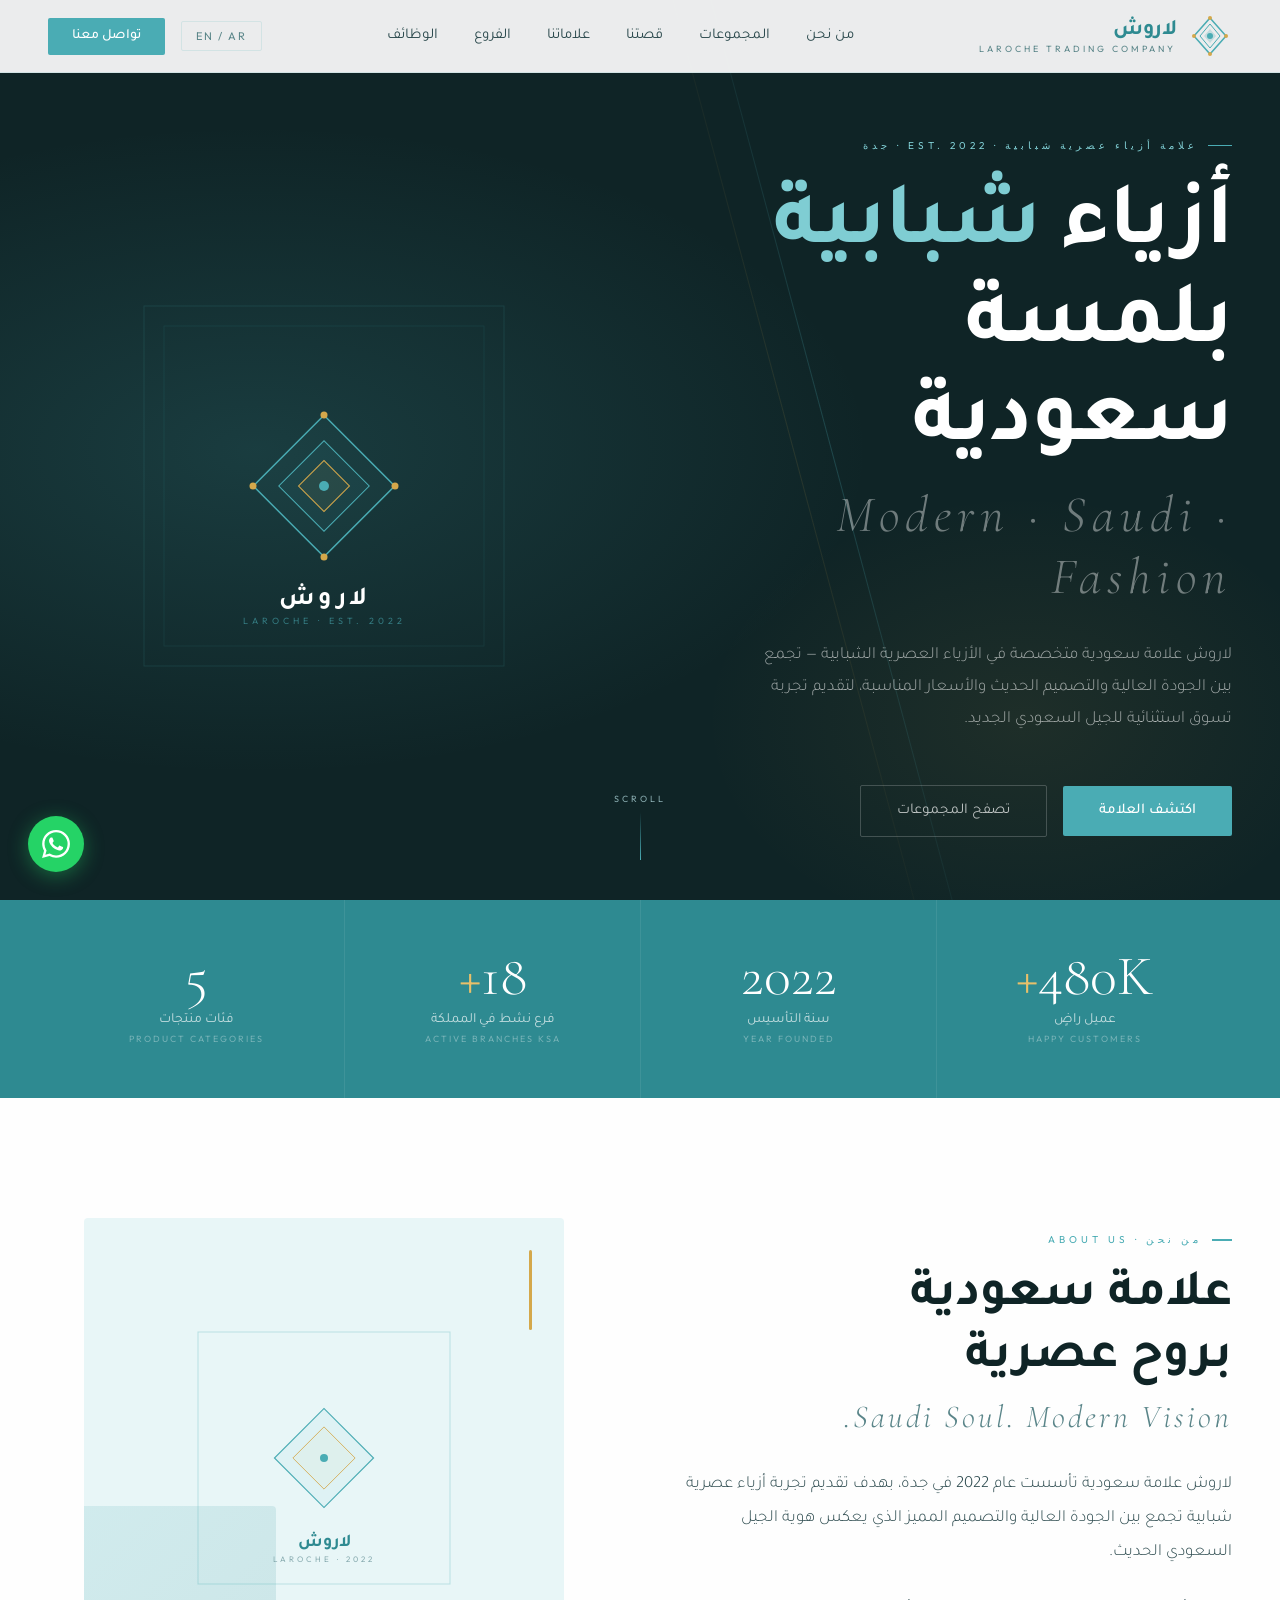
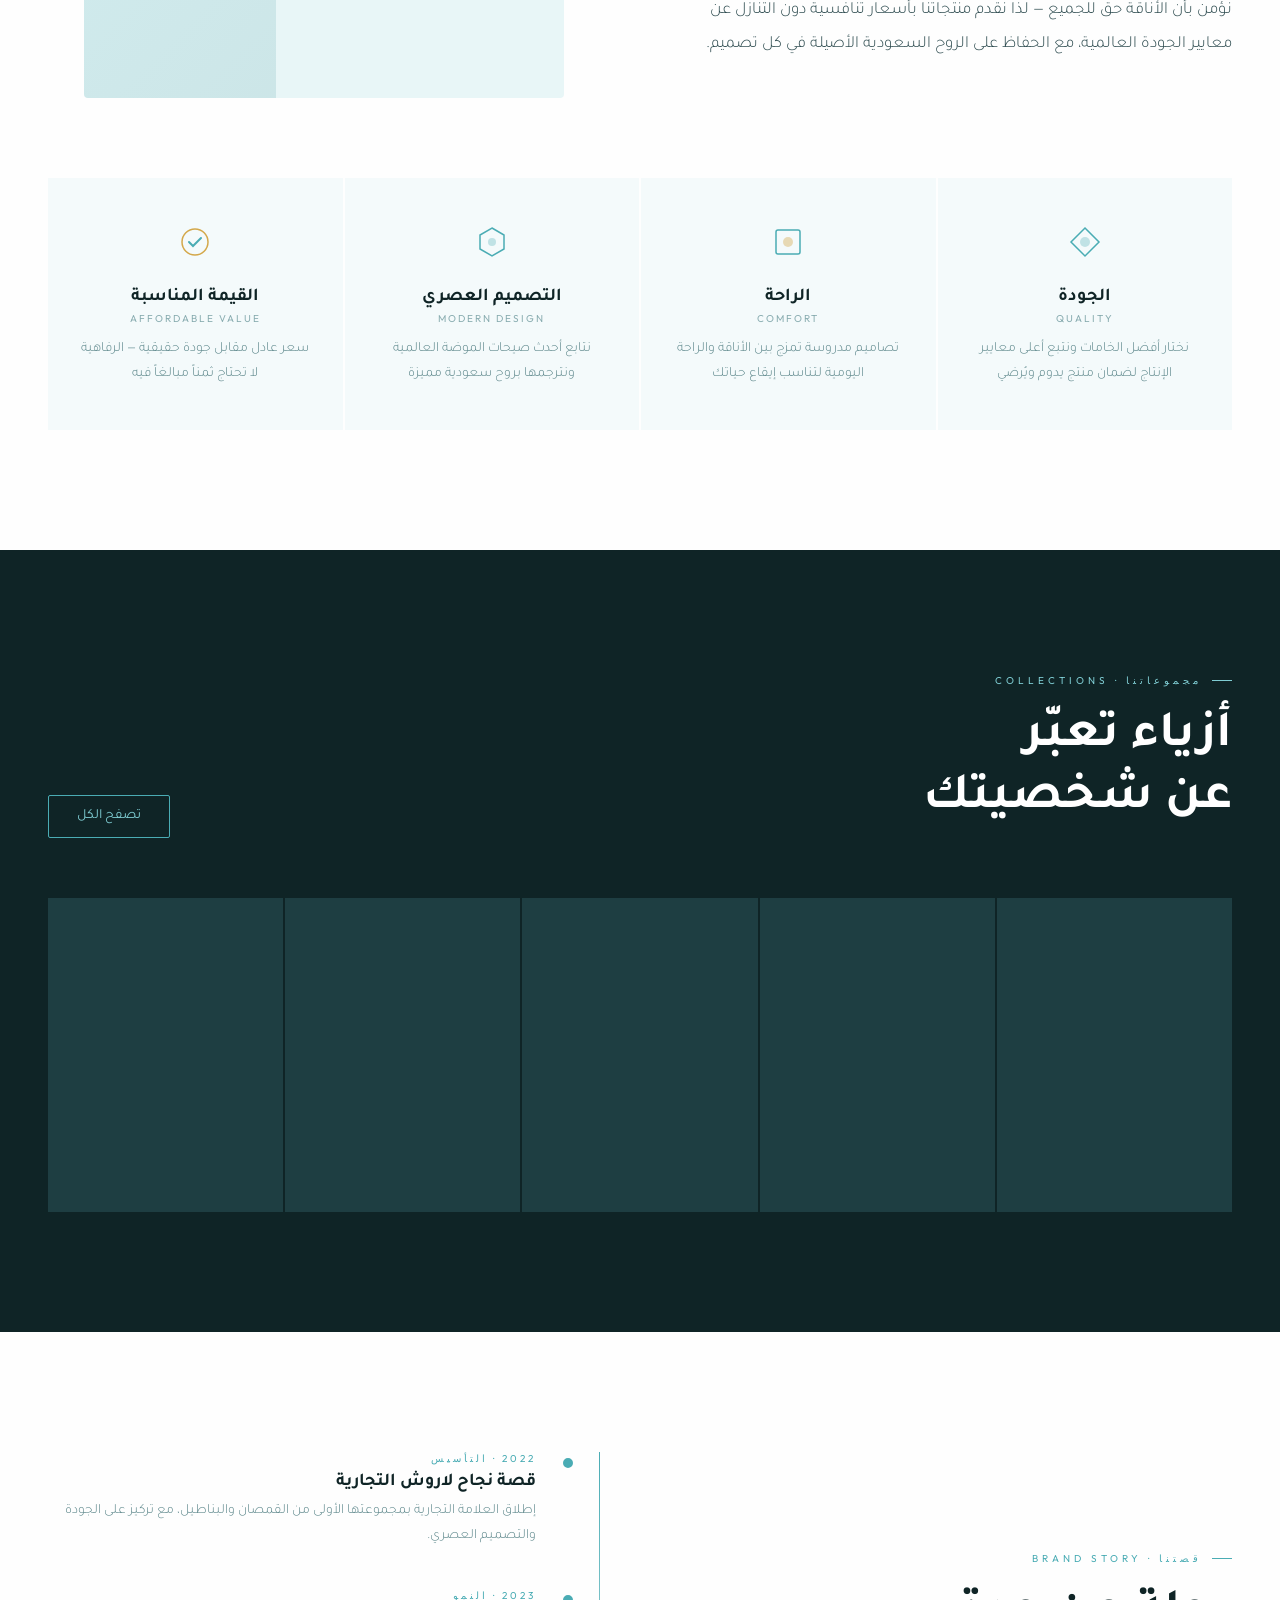
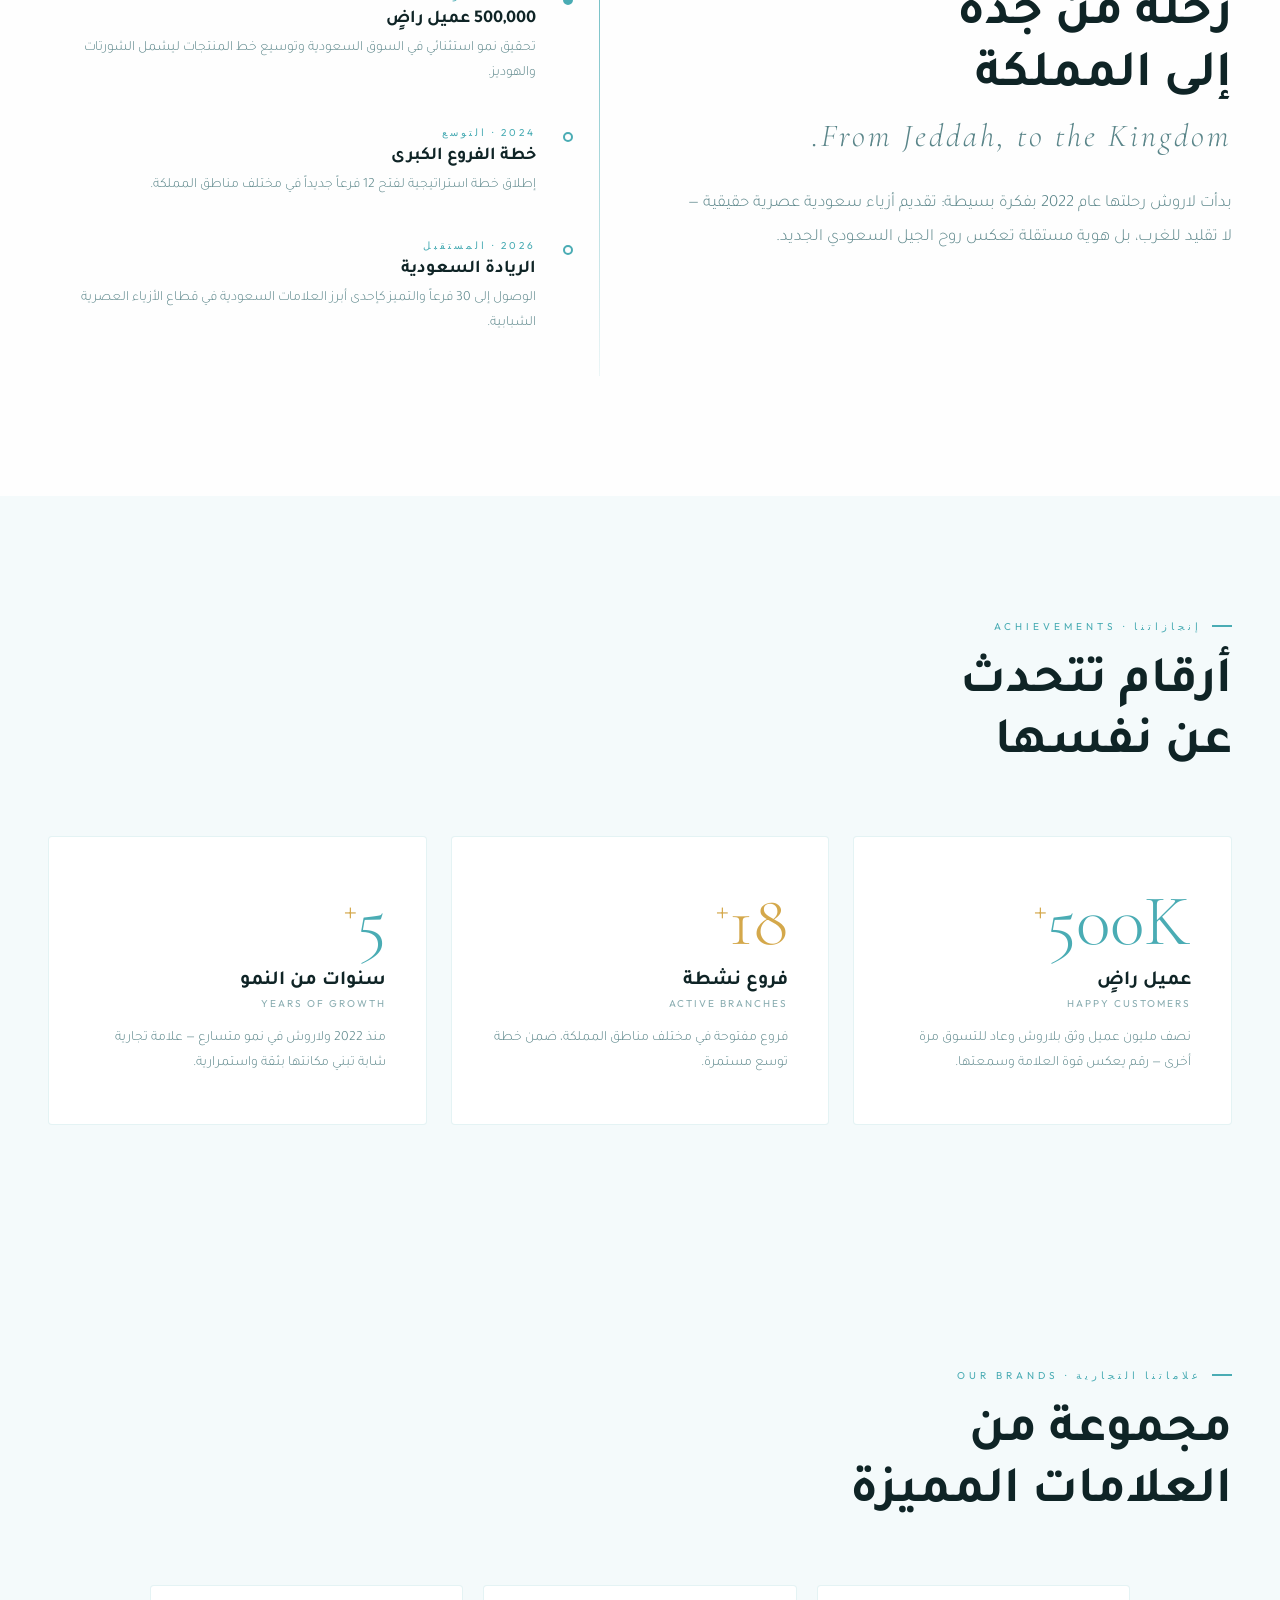
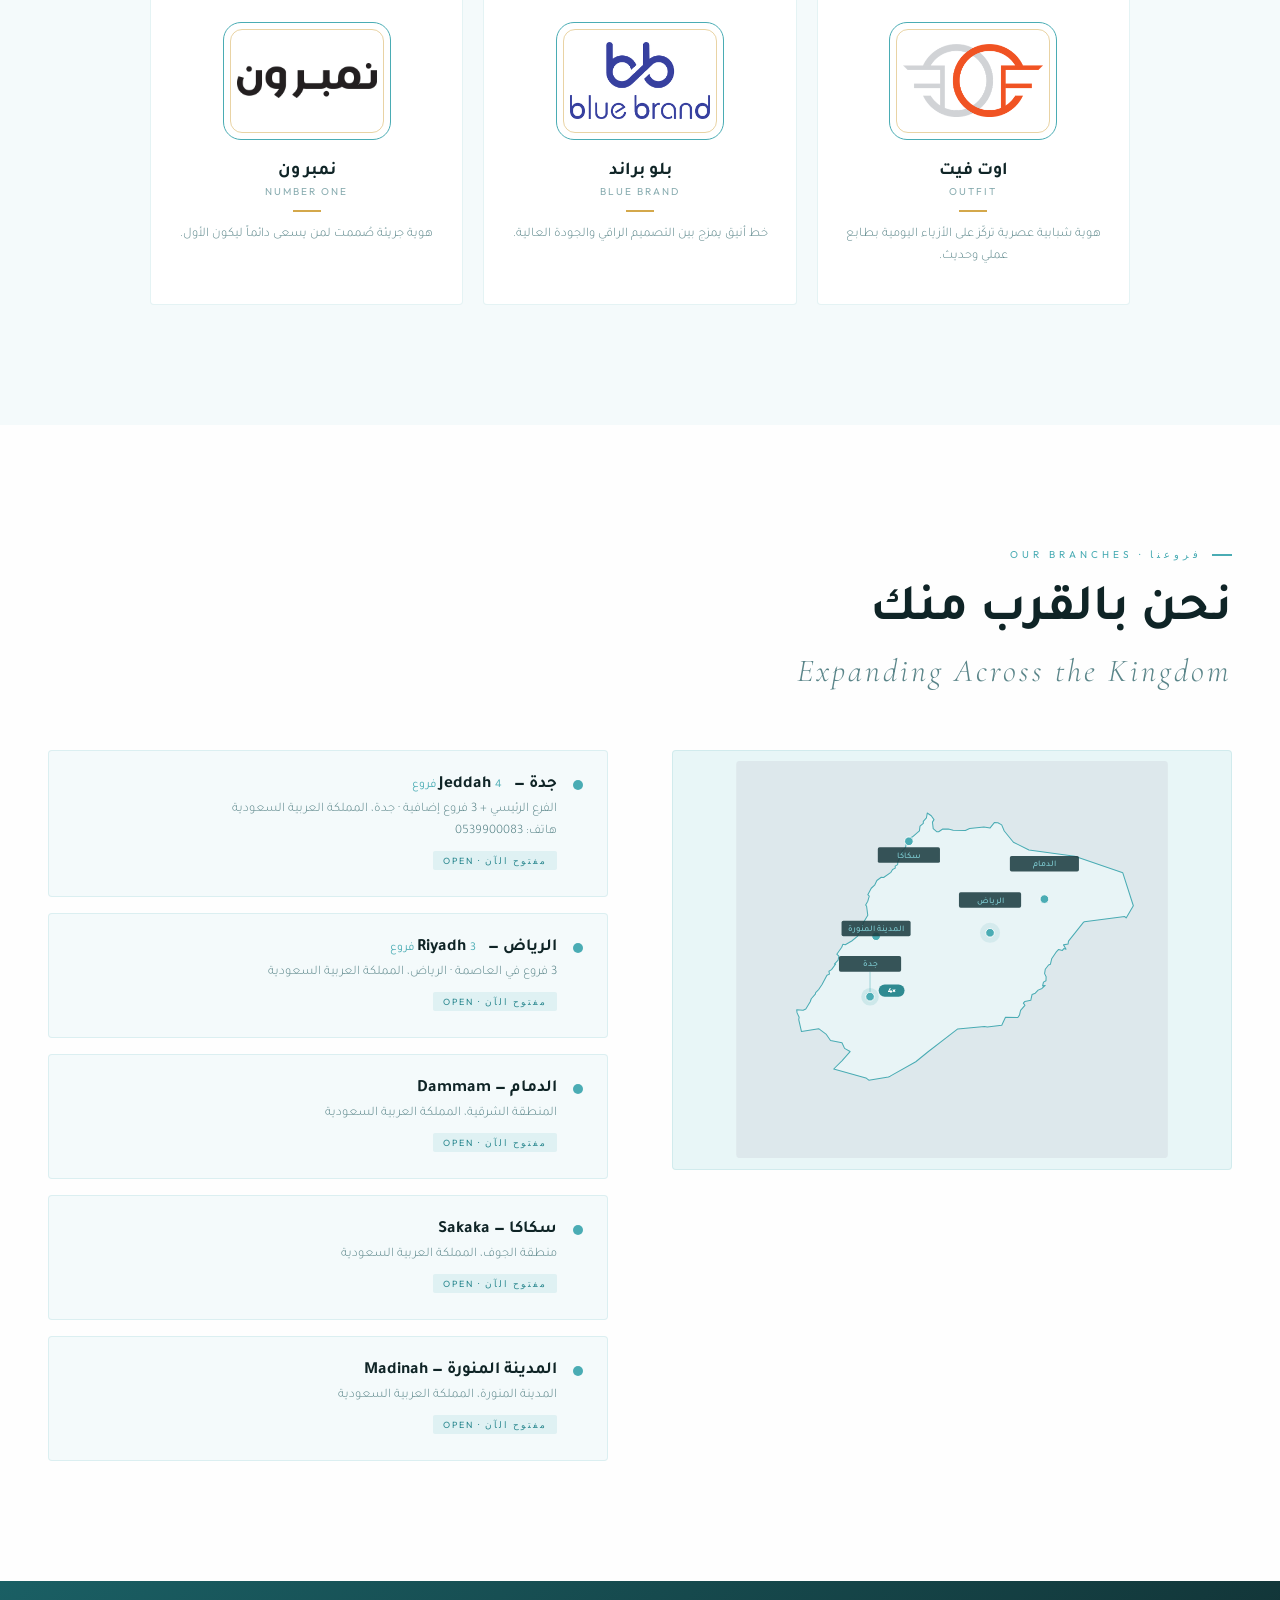
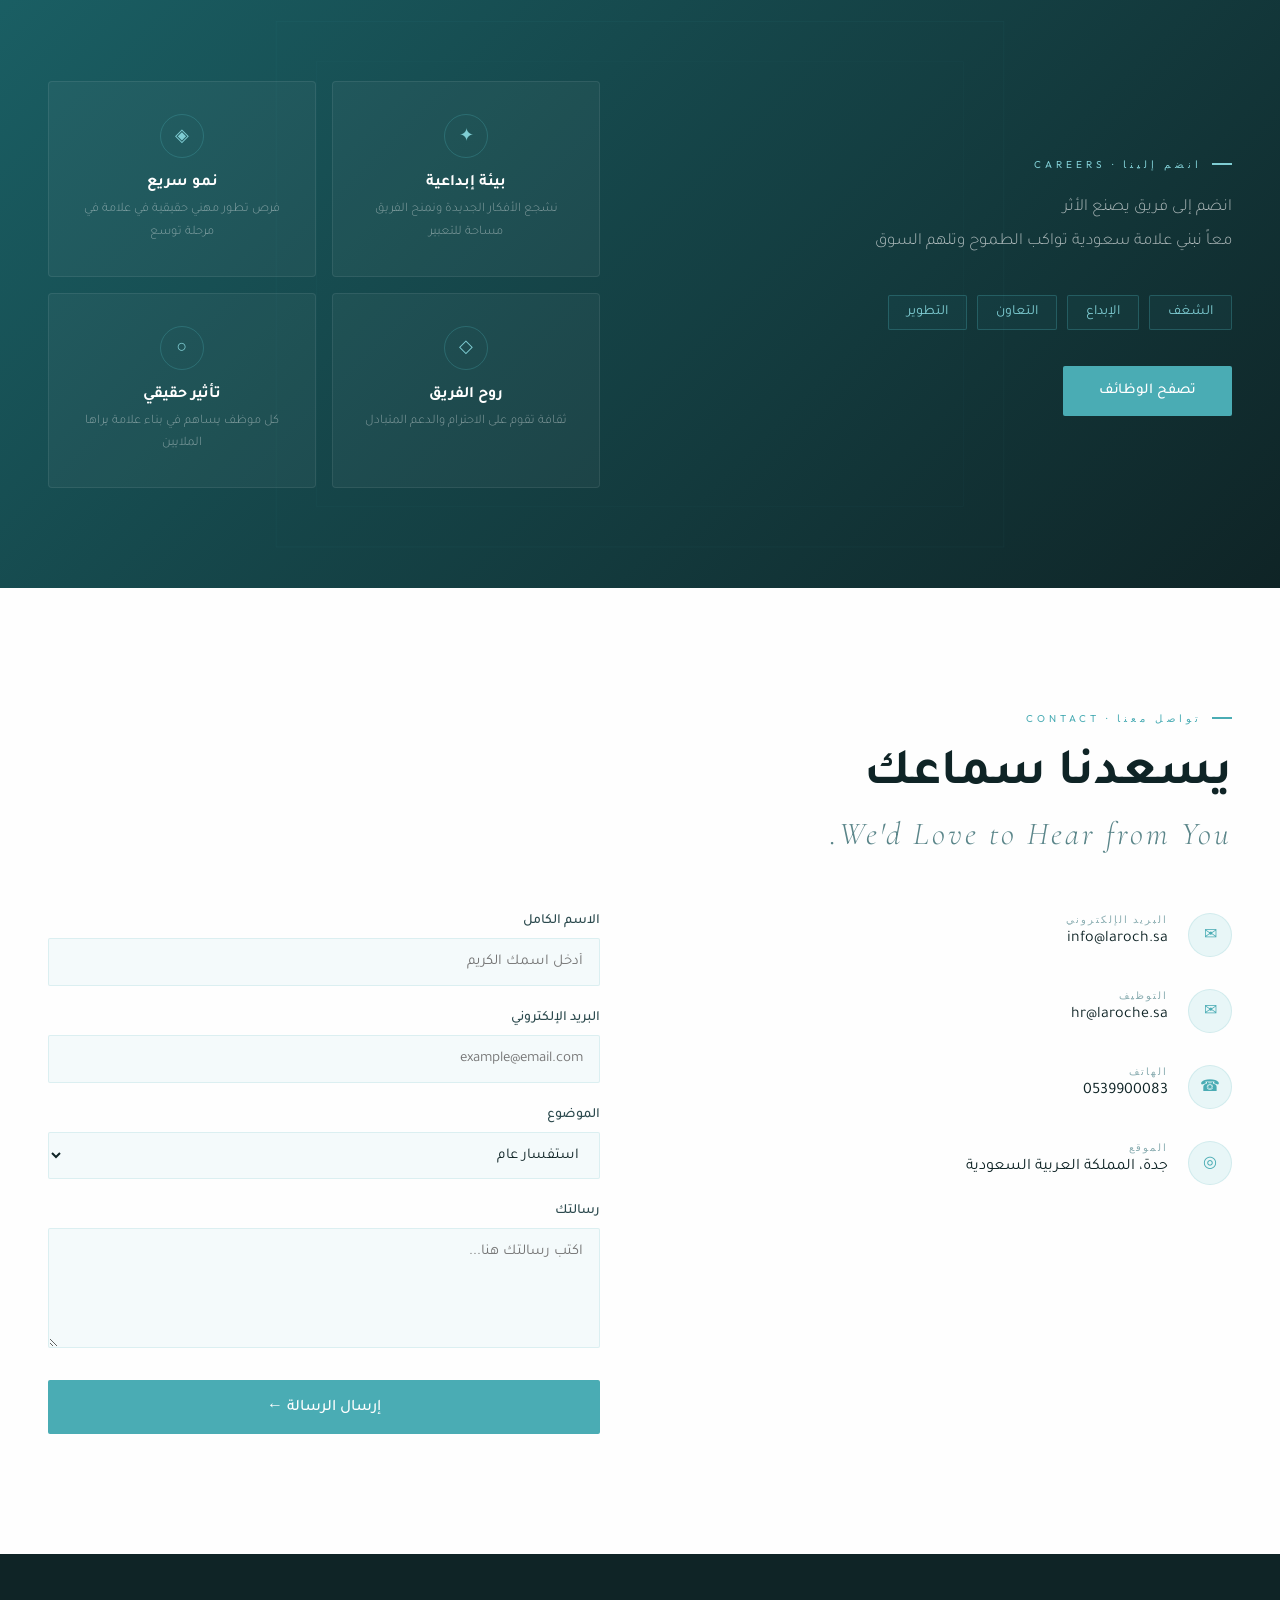
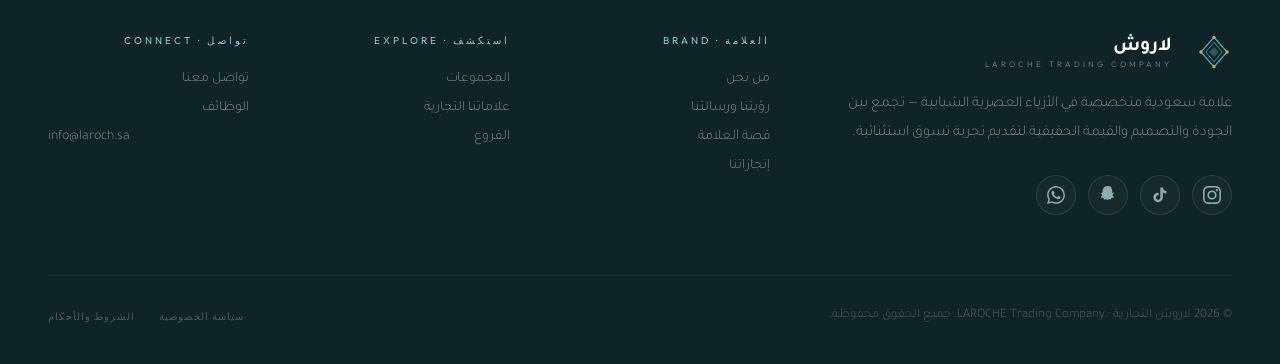
<file: index.html>
<!DOCTYPE html>
<html lang="ar" dir="rtl">
<head>
<meta charset="UTF-8">
<meta name="viewport" content="width=device-width, initial-scale=1.0">
<title>لاروش التجارية | LAROCHE Trading Company</title>
<meta name="description" content="لاروش — علامة سعودية متخصصة في الأزياء العصرية الشبابية، تأسست عام 2022 في جدة.">
<meta name="robots" content="index, follow">
<meta property="og:title" content="لاروش التجارية | LAROCHE Trading Company">
<meta property="og:description" content="علامة سعودية متخصصة في الأزياء العصرية الشبابية — تأسست 2022 في جدة.">
<meta property="og:type" content="website">
<meta name="twitter:card" content="summary_large_image">
<link rel="preconnect" href="https://fonts.googleapis.com">
<link rel="preconnect" href="https://fonts.gstatic.com" crossorigin>
<link href="https://fonts.googleapis.com/css2?family=Cormorant+Garamond:ital,wght@0,300;0,400;0,600;1,300&family=Tajawal:wght@200;300;400;500;700&family=Outfit:wght@200;300;400;500;600&display=swap" rel="stylesheet">
<style>
:root {
  --teal:        #4AACB4;
  --teal-dark:   #2E8A91;
  --teal-deep:   #1A5F64;
  --teal-light:  #7FCDD3;
  --teal-pale:   #E8F6F7;
  --gold:        #D4A84B;
  --gold-light:  #E8C06A;
  --gold-pale:   #FBF3E2;
  --ink:         #0F2426;
  --ink-mid:     #1E3E42;
  --charcoal:    #2C4A4E;
  --mid:         #5A8589;
  --muted:       #8AADB1;
  --light-bg:    #F4FAFB;
  --white:       #FEFEFE;
  --border:      rgba(74,172,180,0.15);
  --shadow-teal: 0 20px 60px rgba(74,172,180,0.12);
}

*, *::before, *::after { margin: 0; padding: 0; box-sizing: border-box; }
html { scroll-behavior: smooth; }
body {
  background: var(--white);
  color: var(--ink);
  font-family: 'Tajawal', 'Outfit', sans-serif;
  direction: rtl;
  overflow-x: hidden;
}
body.lang-en {
  direction: ltr;
  font-family: 'Outfit', 'Tajawal', sans-serif;
}
::-webkit-scrollbar { width: 3px; }
::-webkit-scrollbar-track { background: var(--teal-pale); }
::-webkit-scrollbar-thumb { background: var(--teal); border-radius: 2px; }

nav {
  position: fixed;
  top: 0; left: 0; right: 0;
  z-index: 1000;
  background: rgba(254,254,254,0.92);
  backdrop-filter: blur(20px);
  -webkit-backdrop-filter: blur(20px);
  border-bottom: 1px solid var(--border);
  transition: all 0.4s ease;
}
nav.scrolled {
  background: rgba(254,254,254,0.98);
  box-shadow: 0 4px 30px rgba(74,172,180,0.08);
}
.nav-inner {
  max-width: 1400px;
  margin: 0 auto;
  padding: 0 48px;
  height: 72px;
  display: flex;
  align-items: center;
  justify-content: space-between;
}
.logo-wrap {
  display: flex;
  align-items: center;
  gap: 12px;
  text-decoration: none;
}
.logo-svg { width: 44px; height: 44px; }
.logo-text-wrap { line-height: 1; }
.logo-ar {
  font-family: 'Tajawal', sans-serif;
  font-size: 22px;
  font-weight: 700;
  color: var(--teal-dark);
  letter-spacing: -0.5px;
  display: block;
}
.logo-en {
  font-family: 'Outfit', sans-serif;
  font-size: 9px;
  font-weight: 400;
  letter-spacing: 3px;
  text-transform: uppercase;
  color: var(--mid);
  display: block;
  margin-top: 2px;
}
.nav-links {
  display: flex;
  list-style: none;
  gap: 36px;
  align-items: center;
}
.nav-links a {
  font-family: 'Tajawal', sans-serif;
  font-size: 15px;
  font-weight: 400;
  color: var(--charcoal);
  text-decoration: none;
  position: relative;
  transition: color 0.3s;
}
.nav-links a::after {
  content: '';
  position: absolute;
  bottom: -4px;
  right: 0;
  width: 0;
  height: 1.5px;
  background: var(--teal);
  transition: width 0.3s ease;
}
.nav-links a:hover { color: var(--teal-dark); }
.nav-links a:hover::after { width: 100%; }
.nav-actions { display: flex; align-items: center; gap: 16px; }
.btn-nav {
  background: var(--teal);
  color: white;
  padding: 10px 24px;
  font-family: 'Tajawal', sans-serif;
  font-size: 14px;
  font-weight: 500;
  border: none;
  cursor: pointer;
  border-radius: 2px;
  transition: background 0.3s, transform 0.2s;
  text-decoration: none;
  display: inline-block;
}
.btn-nav:hover { background: var(--teal-dark); transform: translateY(-1px); }
.lang-toggle {
  font-family: 'Outfit', sans-serif;
  font-size: 11px;
  letter-spacing: 2px;
  color: var(--mid);
  border: 1px solid var(--border);
  padding: 7px 14px;
  cursor: pointer;
  background: none;
  transition: all 0.3s;
  border-radius: 2px;
}
.lang-toggle:hover { border-color: var(--teal); color: var(--teal); }
.nav-toggle-mobile {
  display: none;
  background: none;
  border: none;
  cursor: pointer;
  color: var(--teal-dark);
  font-size: 24px;
  padding: 4px;
  z-index: 1100;
}
.mobile-menu-overlay {
  display: none;
  position: fixed;
  top: 72px;
  left: 0; right: 0; bottom: 0;
  background: var(--white);
  z-index: 1050;
  padding: 32px 24px;
  overflow-y: auto;
}
.mobile-menu-overlay.open { display: block; }
.mobile-menu-overlay ul {
  list-style: none;
  display: flex;
  flex-direction: column;
  gap: 8px;
}
.mobile-menu-overlay a {
  font-family: 'Tajawal', sans-serif;
  font-size: 18px;
  font-weight: 500;
  color: var(--ink);
  text-decoration: none;
  display: block;
  padding: 16px 4px;
  border-bottom: 1px solid var(--border);
}
.mobile-menu-overlay .btn-nav {
  display: block;
  text-align: center;
  margin-top: 24px;
}

.hero {
  min-height: 100vh;
  background: var(--ink);
  position: relative;
  overflow: hidden;
  display: flex;
  align-items: center;
}
.hero-bg { position: absolute; inset: 0; overflow: hidden; }
.hero-geo { position: absolute; opacity: 0.06; }
.hero-geo-1 { top: -80px; left: -80px; width: 600px; height: 600px; }
.hero-geo-2 { bottom: -120px; right: -100px; width: 700px; height: 700px; opacity: 0.04; }
.hero-gradient {
  position: absolute;
  inset: 0;
  background: radial-gradient(ellipse 80% 60% at 20% 50%, rgba(74,172,180,0.18) 0%, transparent 60%),
              radial-gradient(ellipse 50% 50% at 80% 80%, rgba(212,168,75,0.08) 0%, transparent 50%);
}
.hero-beam {
  position: absolute;
  top: -20%; right: 35%;
  width: 1px; height: 140%;
  background: linear-gradient(to bottom, transparent, rgba(74,172,180,0.25), transparent);
  transform: rotate(-15deg);
}
.hero-beam-2 {
  position: absolute;
  top: -20%; right: 38%;
  width: 1px; height: 140%;
  background: linear-gradient(to bottom, transparent, rgba(212,168,75,0.12), transparent);
  transform: rotate(-15deg);
}
.hero-content {
  position: relative;
  z-index: 2;
  max-width: 1400px;
  margin: 0 auto;
  padding: 0 48px;
  padding-top: 72px;
  display: grid;
  grid-template-columns: 1fr 1fr;
  gap: 80px;
  align-items: center;
  width: 100%;
}
.hero-left { animation: heroFadeUp 1s ease both; }
.hero-eyebrow {
  display: inline-flex;
  align-items: center;
  gap: 10px;
  font-family: 'Outfit', sans-serif;
  font-size: 10px;
  letter-spacing: 4px;
  text-transform: uppercase;
  color: var(--teal-light);
  margin-bottom: 28px;
}
.hero-eyebrow::before {
  content: '';
  width: 24px; height: 1px;
  background: var(--teal);
}
.hero-h1-ar {
  font-family: 'Tajawal', sans-serif;
  font-size: clamp(48px, 7vw, 96px);
  font-weight: 700;
  color: white;
  line-height: 1.1;
  letter-spacing: -1px;
  margin-bottom: 8px;
}
.hero-h1-ar span { color: var(--teal-light); }
.hero-h1-en {
  font-family: 'Cormorant Garamond', serif;
  font-size: clamp(24px, 4vw, 52px);
  font-weight: 300;
  color: rgba(255,255,255,0.4);
  letter-spacing: 6px;
  margin-bottom: 32px;
  font-style: italic;
}
.hero-desc {
  font-family: 'Tajawal', sans-serif;
  font-size: 17px;
  font-weight: 300;
  color: rgba(255,255,255,0.6);
  line-height: 1.9;
  max-width: 480px;
  margin-bottom: 48px;
}
.hero-cta-row {
  display: flex;
  gap: 16px;
  flex-wrap: wrap;
  align-items: center;
}
.btn-hero-primary {
  background: var(--teal);
  color: white;
  padding: 16px 36px;
  font-family: 'Tajawal', sans-serif;
  font-size: 15px;
  font-weight: 500;
  border: none;
  cursor: pointer;
  border-radius: 2px;
  transition: all 0.3s;
  position: relative;
  overflow: hidden;
}
.btn-hero-primary::before {
  content: '';
  position: absolute;
  inset: 0;
  background: var(--teal-dark);
  transform: translateX(100%);
  transition: transform 0.3s ease;
}
.btn-hero-primary:hover::before { transform: translateX(0); }
.btn-hero-primary span { position: relative; z-index: 1; }
.btn-hero-ghost {
  background: transparent;
  color: rgba(255,255,255,0.7);
  padding: 16px 36px;
  font-family: 'Tajawal', sans-serif;
  font-size: 15px;
  font-weight: 400;
  border: 1px solid rgba(255,255,255,0.2);
  cursor: pointer;
  border-radius: 2px;
  transition: all 0.3s;
}
.btn-hero-ghost:hover { border-color: var(--teal); color: var(--teal-light); }
.hero-right {
  display: flex;
  justify-content: center;
  align-items: center;
  animation: heroFadeUp 1s 0.3s ease both;
}
.hero-logo-display { position: relative; width: 380px; height: 380px; }
.hero-scroll {
  position: absolute;
  bottom: 40px;
  left: 50%;
  transform: translateX(-50%);
  display: flex;
  flex-direction: column;
  align-items: center;
  gap: 8px;
  z-index: 2;
}
.hero-scroll-line {
  width: 1px; height: 48px;
  background: linear-gradient(to bottom, transparent, var(--teal));
  animation: scrollLine 1.5s ease-in-out infinite;
}
.hero-scroll-text {
  font-family: 'Outfit', sans-serif;
  font-size: 9px;
  letter-spacing: 3px;
  text-transform: uppercase;
  color: var(--muted);
}

.stats-strip { background: var(--teal-dark); padding: 0; overflow: hidden; }
.stats-inner {
  max-width: 1400px;
  margin: 0 auto;
  padding: 0 48px;
  display: grid;
  grid-template-columns: repeat(4, 1fr);
}
.stat-item {
  padding: 48px 40px;
  text-align: center;
  border-left: 1px solid rgba(255,255,255,0.08);
  position: relative;
  overflow: hidden;
  transition: background 0.3s;
}
.stat-item:last-child { border-left: none; }
.stat-item:hover { background: rgba(255,255,255,0.05); }
.stat-number {
  font-family: 'Cormorant Garamond', serif;
  font-size: 56px;
  font-weight: 300;
  color: white;
  line-height: 1;
  margin-bottom: 8px;
  display: block;
}
.stat-number span { color: var(--gold-light); }
.stat-label-ar {
  font-family: 'Tajawal', sans-serif;
  font-size: 14px;
  font-weight: 400;
  color: rgba(255,255,255,0.7);
  display: block;
  margin-bottom: 2px;
}
.stat-label-en {
  font-family: 'Outfit', sans-serif;
  font-size: 9px;
  letter-spacing: 2px;
  text-transform: uppercase;
  color: rgba(255,255,255,0.35);
}

.about { padding: 120px 48px; max-width: 1400px; margin: 0 auto; }
.section-tag {
  display: inline-flex;
  align-items: center;
  gap: 10px;
  font-family: 'Outfit', sans-serif;
  font-size: 10px;
  letter-spacing: 4px;
  text-transform: uppercase;
  color: var(--teal);
  margin-bottom: 20px;
}
.section-tag::before {
  content: '';
  width: 20px; height: 1.5px;
  background: var(--teal);
}
.section-h2-ar {
  font-family: 'Tajawal', sans-serif;
  font-size: clamp(32px, 4vw, 56px);
  font-weight: 700;
  color: var(--ink);
  line-height: 1.2;
  margin-bottom: 8px;
}
.section-h2-en {
  font-family: 'Cormorant Garamond', serif;
  font-size: clamp(18px, 2.5vw, 32px);
  font-weight: 300;
  color: var(--mid);
  letter-spacing: 3px;
  font-style: italic;
  margin-bottom: 32px;
}
.about-grid {
  display: grid;
  grid-template-columns: 1fr 1fr;
  gap: 80px;
  align-items: center;
}
.about-text {
  font-family: 'Tajawal', sans-serif;
  font-size: 17px;
  font-weight: 300;
  color: var(--charcoal);
  line-height: 2;
  margin-bottom: 24px;
}
.about-visual { position: relative; }
.brand-geo-display {
  width: 100%;
  aspect-ratio: 1;
  max-width: 480px;
  position: relative;
  margin: 0 auto;
}
.geo-bg-rect { position: absolute; inset: 0; background: var(--teal-pale); border-radius: 4px; }
.geo-accent {
  position: absolute;
  width: 40%; height: 40%;
  background: linear-gradient(135deg, var(--teal), var(--teal-dark));
  bottom: 0; left: 0;
  border-radius: 0 4px 0 4px;
  opacity: 0.15;
}
.geo-gold-bar {
  position: absolute;
  top: 32px; right: 32px;
  width: 3px; height: 80px;
  background: var(--gold);
  border-radius: 2px;
}
.geo-center {
  position: absolute;
  inset: 0;
  display: flex;
  align-items: center;
  justify-content: center;
  flex-direction: column;
  gap: 16px;
}
.values-row {
  display: grid;
  grid-template-columns: repeat(4, 1fr);
  gap: 2px;
  margin-top: 80px;
}
.value-card {
  background: var(--light-bg);
  padding: 40px 28px;
  text-align: center;
  border-bottom: 3px solid transparent;
  transition: all 0.3s;
  position: relative;
  overflow: hidden;
}
.value-card::before {
  content: '';
  position: absolute;
  inset: 0;
  background: linear-gradient(180deg, transparent, rgba(74,172,180,0.04));
  opacity: 0;
  transition: opacity 0.3s;
}
.value-card:hover { border-bottom-color: var(--teal); transform: translateY(-4px); }
.value-card:hover::before { opacity: 1; }
.value-icon { width: 48px; height: 48px; margin: 0 auto 20px; display: flex; align-items: center; justify-content: center; }
.value-title-ar { font-family: 'Tajawal', sans-serif; font-size: 18px; font-weight: 600; color: var(--ink); margin-bottom: 4px; }
.value-title-en { font-family: 'Outfit', sans-serif; font-size: 10px; letter-spacing: 2px; text-transform: uppercase; color: var(--muted); margin-bottom: 12px; }
.value-desc { font-family: 'Tajawal', sans-serif; font-size: 14px; font-weight: 300; color: var(--mid); line-height: 1.8; }

.collections { background: var(--ink); padding: 120px 48px; }
.collections-inner { max-width: 1400px; margin: 0 auto; }
.collections-header { display: flex; justify-content: space-between; align-items: flex-end; margin-bottom: 60px; }
.collections-header .section-tag { color: var(--teal-light); }
.collections-header .section-tag::before { background: var(--teal-light); }
.collections-header .section-h2-ar { color: white; }
.btn-outline-teal {
  background: transparent;
  color: var(--teal-light);
  padding: 12px 28px;
  font-family: 'Tajawal', sans-serif;
  font-size: 14px;
  border: 1px solid var(--teal);
  cursor: pointer;
  border-radius: 2px;
  transition: all 0.3s;
  text-decoration: none;
  display: inline-block;
}
.btn-outline-teal:hover { background: var(--teal); color: white; }
.collections-grid {
  display: grid;
  grid-template-columns: 1fr 1fr 1fr 1fr 1fr;
  gap: 2px;
}
.collection-card {
  position: relative;
  overflow: hidden;
  cursor: pointer;
  aspect-ratio: 3/4;
  background: var(--ink-mid);
}
.collection-card-bg {
  position: absolute;
  inset: 0;
  transition: transform 0.6s ease;
  background: linear-gradient(160deg, var(--teal-deep) 0%, var(--ink-mid) 55%, var(--ink) 100%);
  display: flex;
  align-items: center;
  justify-content: center;
}
.collection-card-bg.has-photo {
  background-size: cover;
  background-position: center top;
  background-repeat: no-repeat;
}
.collection-card:hover .collection-card-bg { transform: scale(1.06); }

.story { padding: 120px 48px; max-width: 1400px; margin: 0 auto; }
.story-grid { display: grid; grid-template-columns: 1fr 1fr; gap: 80px; align-items: center; }
.story-left { order: 2; }
.story-right { order: 1; }
.timeline { position: relative; padding-right: 32px; }
.timeline::before {
  content: '';
  position: absolute;
  right: 0; top: 0; bottom: 0;
  width: 1px;
  background: linear-gradient(to bottom, var(--teal), rgba(74,172,180,0.1));
}
.timeline-item { position: relative; padding-right: 32px; padding-bottom: 40px; }
.timeline-item::before {
  content: '';
  position: absolute;
  right: -5px; top: 6px;
  width: 10px; height: 10px;
  background: var(--white);
  border: 2px solid var(--teal);
  border-radius: 50%;
}
.timeline-item.active::before { background: var(--teal); }
.tl-year { font-family: 'Outfit', sans-serif; font-size: 10px; letter-spacing: 3px; color: var(--teal); text-transform: uppercase; margin-bottom: 6px; }
.tl-title { font-family: 'Tajawal', sans-serif; font-size: 18px; font-weight: 600; color: var(--ink); margin-bottom: 6px; }
.tl-desc { font-family: 'Tajawal', sans-serif; font-size: 14px; font-weight: 300; color: var(--mid); line-height: 1.8; }

.achievements { background: var(--light-bg); padding: 120px 48px; }
.achievements-inner { max-width: 1400px; margin: 0 auto; }
.achieve-grid { display: grid; grid-template-columns: repeat(3, 1fr); gap: 24px; margin-top: 60px; }
.achieve-card {
  background: white;
  padding: 48px 40px;
  border-radius: 4px;
  border: 1px solid var(--border);
  transition: all 0.3s;
  position: relative;
  overflow: hidden;
}
.achieve-card::after {
  content: '';
  position: absolute;
  top: 0; right: 0;
  width: 0; height: 3px;
  background: linear-gradient(to left, var(--teal), var(--gold));
  transition: width 0.4s ease;
}
.achieve-card:hover { transform: translateY(-8px); box-shadow: var(--shadow-teal); border-color: transparent; }
.achieve-card:hover::after { width: 100%; }
.achieve-num { font-family: 'Cormorant Garamond', serif; font-size: 72px; font-weight: 300; color: var(--teal); line-height: 1; margin-bottom: 12px; }
.achieve-num sup { font-size: 32px; color: var(--gold); }
.achieve-title-ar { font-family: 'Tajawal', sans-serif; font-size: 20px; font-weight: 600; color: var(--ink); margin-bottom: 4px; }
.achieve-title-en { font-family: 'Outfit', sans-serif; font-size: 10px; letter-spacing: 2px; text-transform: uppercase; color: var(--muted); margin-bottom: 16px; }
.achieve-desc { font-family: 'Tajawal', sans-serif; font-size: 14px; font-weight: 300; color: var(--mid); line-height: 1.8; }

.brands { background: var(--light-bg); padding: 120px 48px; }
.brands-inner { max-width: 1400px; margin: 0 auto; }
.brands-grid { display: grid; grid-template-columns: repeat(3, 1fr); gap: 20px; margin-top: 60px; max-width: 980px; margin-inline: auto; }
.brand-card {
  background: white;
  padding: 36px 28px;
  border-radius: 4px;
  border: 1px solid var(--border);
  transition: all 0.3s;
  position: relative;
  overflow: hidden;
  text-align: center;
}
.brand-card::after {
  content: '';
  position: absolute;
  top: 0; right: 0;
  width: 0; height: 3px;
  background: linear-gradient(to left, var(--teal), var(--gold));
  transition: width 0.4s ease;
}
.brand-card:hover { transform: translateY(-8px); box-shadow: var(--shadow-teal); border-color: transparent; }
.brand-card:hover::after { width: 100%; }
.brand-icon {
  width: 168px; height: 118px;
  margin: 0 auto 20px;
  border-radius: 18px;
  border: 1.5px solid var(--teal);
  display: flex; align-items: center; justify-content: center;
  position: relative;
  padding: 10px;
}
.brand-icon::before {
  content: '';
  position: absolute;
  inset: 6px;
  border-radius: 12px;
  border: 1px solid var(--gold);
  opacity: 0.5;
}
.brand-icon span {
  font-family: 'Cormorant Garamond', serif;
  font-size: 34px;
  font-weight: 600;
  color: var(--teal-dark);
}
.brand-icon img {
  max-width: 96%;
  max-height: 96%;
  width: auto;
  height: auto;
  object-fit: contain;
  position: relative;
  z-index: 1;
}
.brand-name-ar { font-family: 'Tajawal', sans-serif; font-size: 18px; font-weight: 700; color: var(--ink); margin-bottom: 3px; }
.brand-name-en { font-family: 'Outfit', sans-serif; font-size: 10px; letter-spacing: 2px; text-transform: uppercase; color: var(--muted); margin-bottom: 12px; }
.brand-divider { width: 28px; height: 2px; background: var(--gold); margin: 0 auto 12px; }
.brand-desc { font-family: 'Tajawal', sans-serif; font-size: 13px; font-weight: 300; color: var(--mid); line-height: 1.7; }

.branches { padding: 120px 48px; max-width: 1400px; margin: 0 auto; }
.branches-grid { display: grid; grid-template-columns: 1fr 1fr; gap: 64px; margin-top: 60px; align-items: start; }
.branch-map { background: var(--teal-pale); border-radius: 4px; aspect-ratio: 4/3; position: relative; overflow: hidden; border: 1px solid var(--border); }
.branch-map-inner { position: absolute; inset: 0; display: flex; align-items: center; justify-content: center; }
.branch-list { display: flex; flex-direction: column; gap: 16px; }
.branch-item {
  display: flex;
  align-items: flex-start;
  gap: 16px;
  padding: 24px;
  background: var(--light-bg);
  border-radius: 4px;
  border: 1px solid var(--border);
  transition: all 0.3s;
  cursor: pointer;
}
.branch-item:hover { border-color: var(--teal); background: white; transform: translateX(-4px); }
.branch-dot-small { width: 10px; height: 10px; background: var(--teal); border-radius: 50%; flex-shrink: 0; margin-top: 5px; }
.branch-dot-small.gold { background: var(--gold); }
.branch-city { font-family: 'Tajawal', sans-serif; font-size: 17px; font-weight: 600; color: var(--ink); margin-bottom: 4px; }
.branch-address { font-family: 'Tajawal', sans-serif; font-size: 13px; font-weight: 300; color: var(--mid); line-height: 1.7; }
.branch-status { font-family: 'Outfit', sans-serif; font-size: 9px; letter-spacing: 2px; text-transform: uppercase; padding: 4px 10px; border-radius: 2px; margin-top: 8px; display: inline-block; }
.status-open { background: rgba(74,172,180,0.12); color: var(--teal-dark); }
.status-soon { background: rgba(212,168,75,0.12); color: #8B6B1E; }

.careers-teaser {
  background: linear-gradient(135deg, var(--teal-deep) 0%, var(--ink) 100%);
  padding: 100px 48px;
  position: relative;
  overflow: hidden;
}
.careers-bg { position: absolute; inset: 0; overflow: hidden; opacity: 0.06; }
.careers-inner { max-width: 1400px; margin: 0 auto; display: grid; grid-template-columns: 1fr 1fr; gap: 80px; align-items: center; position: relative; z-index: 1; }
.careers-left .section-tag { color: var(--teal-light); }
.careers-left .section-tag::before { background: var(--teal-light); }
.careers-left .section-h2-ar { color: white; }
.careers-left .section-h2-en { color: rgba(255,255,255,0.3); }
.careers-text { font-family: 'Tajawal', sans-serif; font-size: 17px; font-weight: 300; color: rgba(255,255,255,0.65); line-height: 2; margin-bottom: 36px; }
.culture-pills { display: flex; flex-wrap: wrap; gap: 10px; margin-bottom: 36px; }
.culture-pill { border: 1px solid rgba(74,172,180,0.3); padding: 8px 18px; font-family: 'Tajawal', sans-serif; font-size: 14px; font-weight: 400; color: var(--teal-light); border-radius: 2px; background: rgba(74,172,180,0.06); }
.careers-right { display: grid; grid-template-columns: 1fr 1fr; gap: 16px; }
.culture-card { background: rgba(255,255,255,0.04); border: 1px solid rgba(255,255,255,0.08); padding: 32px 24px; border-radius: 4px; text-align: center; transition: all 0.3s; }
.culture-card:hover { background: rgba(74,172,180,0.1); border-color: rgba(74,172,180,0.3); }
.culture-card-icon { width: 44px; height: 44px; margin: 0 auto 16px; border: 1px solid rgba(74,172,180,0.3); border-radius: 50%; display: flex; align-items: center; justify-content: center; color: var(--teal-light); font-size: 18px; }
.culture-card-title { font-family: 'Tajawal', sans-serif; font-size: 16px; font-weight: 600; color: white; margin-bottom: 6px; }
.culture-card-desc { font-family: 'Tajawal', sans-serif; font-size: 13px; font-weight: 300; color: rgba(255,255,255,0.45); line-height: 1.7; }

.contact { padding: 120px 48px; max-width: 1400px; margin: 0 auto; }
.contact-grid { display: grid; grid-template-columns: 1fr 1fr; gap: 80px; margin-top: 60px; }
.contact-info-item { display: flex; align-items: flex-start; gap: 20px; margin-bottom: 32px; }
.contact-icon { width: 44px; height: 44px; background: var(--teal-pale); border: 1px solid var(--border); border-radius: 50%; display: flex; align-items: center; justify-content: center; flex-shrink: 0; font-size: 16px; color: var(--teal); }
.contact-label { font-family: 'Outfit', sans-serif; font-size: 10px; letter-spacing: 2px; text-transform: uppercase; color: var(--muted); margin-bottom: 4px; }
.contact-value { font-family: 'Tajawal', sans-serif; font-size: 16px; font-weight: 400; color: var(--ink); direction: ltr; text-align: right; }
.form-group { margin-bottom: 24px; }
.form-label { font-family: 'Tajawal', sans-serif; font-size: 14px; font-weight: 500; color: var(--charcoal); display: block; margin-bottom: 8px; }
.form-input { width: 100%; padding: 14px 16px; font-family: 'Tajawal', sans-serif; font-size: 15px; color: var(--ink); background: var(--light-bg); border: 1px solid var(--border); border-radius: 2px; outline: none; transition: all 0.3s; direction: rtl; }
.form-input:focus { border-color: var(--teal); background: white; box-shadow: 0 0 0 3px rgba(74,172,180,0.08); }
.form-textarea { height: 120px; resize: vertical; }
.btn-submit { width: 100%; background: var(--teal); color: white; padding: 16px; font-family: 'Tajawal', sans-serif; font-size: 16px; font-weight: 500; border: none; border-radius: 2px; cursor: pointer; transition: all 0.3s; }
.btn-submit:hover { background: var(--teal-dark); }
.form-success { display: none; background: rgba(74,172,180,0.1); border: 1px solid var(--teal); color: var(--teal-dark); padding: 14px 16px; border-radius: 2px; font-family: 'Tajawal', sans-serif; font-size: 14px; margin-bottom: 20px; }
.form-success.visible { display: block; }

/* ── SOCIAL BUTTONS ── */
.footer-social { display: flex; gap: 12px; }
.social-btn {
  width: 40px;
  height: 40px;
  border: 1px solid rgba(74,172,180,0.2);
  border-radius: 50%;
  display: flex;
  align-items: center;
  justify-content: center;
  transition: all 0.3s;
  cursor: pointer;
  text-decoration: none;
  background: rgba(255,255,255,0.03);
}
.social-btn svg { width: 18px; height: 18px; fill: var(--muted); transition: fill 0.3s; }
.social-btn:hover { transform: translateY(-3px); }
.social-btn.ig:hover { border-color: #E1306C; background: rgba(225,48,108,0.1); }
.social-btn.ig:hover svg { fill: #E1306C; }
.social-btn.tk:hover { border-color: #ffffff; background: rgba(255,255,255,0.1); }
.social-btn.tk:hover svg { fill: #ffffff; }
.social-btn.sc:hover { border-color: #FFFC00; background: rgba(255,252,0,0.1); }
.social-btn.sc:hover svg { fill: #FFFC00; }
.social-btn.wa:hover { border-color: #25D366; background: rgba(37,211,102,0.1); }
.social-btn.wa:hover svg { fill: #25D366; }

footer { background: var(--ink); padding: 80px 48px 40px; }
.footer-inner { max-width: 1400px; margin: 0 auto; }
.footer-top { display: grid; grid-template-columns: 2fr 1fr 1fr 1fr; gap: 60px; margin-bottom: 60px; }
.footer-brand-desc { font-family: 'Tajawal', sans-serif; font-size: 15px; font-weight: 300; color: rgba(255,255,255,0.45); line-height: 1.9; margin-top: 20px; margin-bottom: 28px; }
.footer-col-title { font-family: 'Outfit', sans-serif; font-size: 10px; letter-spacing: 3px; text-transform: uppercase; color: var(--teal-light); margin-bottom: 24px; }
.footer-link { display: block; font-family: 'Tajawal', sans-serif; font-size: 14px; font-weight: 300; color: rgba(255,255,255,0.45); text-decoration: none; margin-bottom: 12px; transition: color 0.3s; }
.footer-link:hover { color: var(--teal-light); }
.footer-divider { height: 1px; background: rgba(255,255,255,0.06); margin-bottom: 32px; }
.footer-bottom { display: flex; justify-content: space-between; align-items: center; }
.footer-copy { font-family: 'Tajawal', sans-serif; font-size: 13px; font-weight: 300; color: rgba(255,255,255,0.25); }
.footer-legal { display: flex; gap: 24px; }
.footer-legal-link { font-family: 'Outfit', sans-serif; font-size: 10px; letter-spacing: 1px; text-transform: uppercase; color: rgba(255,255,255,0.25); text-decoration: none; transition: color 0.3s; background: none; border: none; cursor: pointer; }
.footer-legal-link:hover { color: var(--teal-light); }

@keyframes heroFadeUp {
  from { opacity: 0; transform: translateY(30px); }
  to   { opacity: 1; transform: translateY(0); }
}
@keyframes scrollLine {
  0%, 100% { opacity: 0; transform: scaleY(0); transform-origin: top; }
  50%       { opacity: 1; transform: scaleY(1); transform-origin: top; }
}
.reveal { opacity: 0; transform: translateY(24px); transition: opacity 0.7s ease, transform 0.7s ease; }
.reveal.visible { opacity: 1; transform: translateY(0); }
.reveal-delay-1 { transition-delay: 0.1s; }
.reveal-delay-2 { transition-delay: 0.2s; }
.reveal-delay-3 { transition-delay: 0.3s; }
.reveal-delay-4 { transition-delay: 0.4s; }

@media (max-width: 1024px) {
  .hero-content, .about-grid, .story-grid, .contact-grid, .careers-inner { grid-template-columns: 1fr; gap: 48px; }
  .hero-right { display: none; }
  .footer-top { grid-template-columns: 1fr 1fr; }
  .story-left, .story-right { order: unset; }
  .collections-grid { grid-template-columns: 1fr 1fr 1fr; }
  .achieve-grid { grid-template-columns: 1fr 1fr; }
  .brands-grid { grid-template-columns: 1fr 1fr; }
  .branches-grid { grid-template-columns: 1fr; }
  .hero { min-height: auto; padding-bottom: 80px; }
  .hero-content { padding-top: 100px; }
}
@media (max-width: 768px) {
  .nav-links { display: none; }
  .nav-actions .btn-nav { display: none; }
  .nav-actions .lang-toggle { display: none; }
  .nav-toggle-mobile { display: block; }
  .stats-inner, .values-row, .achieve-grid, .careers-right, .footer-top { grid-template-columns: 1fr; }
  .collections-grid { grid-template-columns: 1fr 1fr; }
  .collections-header { flex-direction: column; align-items: flex-start; gap: 16px; }
  .about, .collections, .story, .achievements, .branches, .careers-teaser, .contact { padding: 64px 20px; }
  nav .nav-inner { padding: 0 20px; }
  footer { padding: 60px 20px 32px; }
  .footer-top { grid-template-columns: 1fr 1fr; gap: 32px; }
  .hero-content { padding: 96px 20px 48px; gap: 32px; }
  .hero-cta-row { flex-direction: column; align-items: stretch; }
  .hero-cta-row button { width: 100%; }
  .stat-item { border-left: none; border-bottom: 1px solid rgba(255,255,255,0.08); padding: 32px 20px; }
  .stat-item:last-child { border-bottom: none; }
  #waBtn { bottom: 16px !important; left: 16px !important; width: 48px !important; height: 48px !important; }
}
@media (max-width: 480px) {
  .hero-h1-ar { font-size: 40px; }
  .hero-h1-en { font-size: 20px; letter-spacing: 3px; }
  .collections-grid { grid-template-columns: 1fr; }
  .achieve-grid { grid-template-columns: 1fr; }
  .brands-grid { grid-template-columns: 1fr; }
  .stat-number { font-size: 40px; }
  .logo-ar { font-size: 18px; }
  .about, .collections, .story, .achievements, .branches, .careers-teaser, .contact { padding: 48px 16px; }
  nav .nav-inner { padding: 0 16px; height: 64px; }
  .mobile-menu-overlay { top: 64px; }
}
</style>
</head>
<body>

<nav id="mainNav">
  <div class="nav-inner">
    <a href="#" class="logo-wrap">
      <svg class="logo-svg" viewBox="0 0 44 44" fill="none" xmlns="http://www.w3.org/2000/svg">
        <path d="M22 4 L38 22 L22 40 L6 22 Z" fill="none" stroke="#4AACB4" stroke-width="1.5"/>
        <path d="M22 10 L32 22 L22 34 L12 22 Z" fill="none" stroke="#4AACB4" stroke-width="1"/>
        <path d="M22 15 L28 22 L22 29 L16 22 Z" fill="#4AACB4" opacity="0.25"/>
        <circle cx="22" cy="4" r="2" fill="#D4A84B"/>
        <circle cx="38" cy="22" r="2" fill="#D4A84B"/>
        <circle cx="22" cy="40" r="2" fill="#D4A84B"/>
        <circle cx="6" cy="22" r="2" fill="#D4A84B"/>
        <circle cx="22" cy="22" r="3" fill="#4AACB4"/>
      </svg>
      <div class="logo-text-wrap">
        <span class="logo-ar">لاروش</span>
        <span class="logo-en">LAROCHE Trading Company</span>
      </div>
    </a>
    <ul class="nav-links">
      <li><a href="#about" data-en="About Us">من نحن</a></li>
      <li><a href="#collections" data-en="Collections">المجموعات</a></li>
      <li><a href="#story" data-en="Our Story">قصتنا</a></li>
      <li><a href="#brands" data-en="Our Brands">علاماتنا</a></li>
      <li><a href="#branches" data-en="Branches">الفروع</a></li>
      <li><a href="#careers" data-en="Careers">الوظائف</a></li>
    </ul>
    <div class="nav-actions">
      <button class="lang-toggle">EN / AR</button>
      <a href="#contact" class="btn-nav" data-en="Contact Us">تواصل معنا</a>
      <button class="nav-toggle-mobile" id="navToggleBtn" aria-label="القائمة">☰</button>
    </div>
  </div>
</nav>
<div class="mobile-menu-overlay" id="mobileMenu">
  <ul>
    <li><a href="#about" data-en="About Us">من نحن</a></li>
    <li><a href="#collections" data-en="Collections">المجموعات</a></li>
    <li><a href="#story" data-en="Our Story">قصتنا</a></li>
    <li><a href="#brands" data-en="Our Brands">علاماتنا</a></li>
    <li><a href="#branches" data-en="Branches">الفروع</a></li>
    <li><a href="#careers" data-en="Careers">الوظائف</a></li>
    <li><a href="#contact" data-en="Contact Us">تواصل معنا</a></li>
  </ul>
  <button class="lang-toggle" style="margin-top:24px;width:100%;text-align:center;padding:14px;">EN / AR</button>
</div>

<!-- HERO -->
<section class="hero">
  <div class="hero-bg">
    <svg class="hero-geo hero-geo-1" viewBox="0 0 600 600" fill="none" style="top:-60px;left:-60px;">
      <rect x="50" y="50" width="500" height="500" stroke="#4AACB4" stroke-width="0.5" opacity="0.12" transform="rotate(45 300 300)"/>
      <rect x="100" y="100" width="400" height="400" stroke="#4AACB4" stroke-width="0.5" opacity="0.10" transform="rotate(45 300 300)"/>
      <rect x="150" y="150" width="300" height="300" stroke="#4AACB4" stroke-width="0.5" opacity="0.08" transform="rotate(45 300 300)"/>
      <rect x="200" y="200" width="200" height="200" stroke="#D4A84B" stroke-width="0.5" opacity="0.07" transform="rotate(45 300 300)"/>
    </svg>
  </div>
  <div class="hero-gradient"></div>
  <div class="hero-beam"></div>
  <div class="hero-beam-2"></div>
  <div class="hero-content">
    <div class="hero-left">
      <div class="hero-eyebrow" data-en="Modern Youth Fashion Brand · Est. 2022 · Jeddah">علامة أزياء عصرية شبابية · Est. 2022 · جدة</div>
      <h1>
        <div class="hero-h1-ar" data-en="Youthful &lt;span&gt;Fashion&lt;/span&gt;&lt;br&gt;With a Saudi Touch">أزياء <span>شبابية</span><br>بلمسة سعودية</div>
        <div class="hero-h1-en">Modern · Saudi · Fashion</div>
      </h1>
      <p class="hero-desc" data-en="LAROCHE is a Saudi brand specialized in modern youth fashion — combining high quality, contemporary design, and fair pricing to deliver an exceptional shopping experience for the new Saudi generation.">
        لاروش علامة سعودية متخصصة في الأزياء العصرية الشبابية — تجمع بين الجودة العالية والتصميم الحديث والأسعار المناسبة، لتقديم تجربة تسوق استثنائية للجيل السعودي الجديد.
      </p>
      <div class="hero-cta-row">
        <button class="btn-hero-primary" onclick="document.getElementById('about').scrollIntoView({behavior:'smooth'})"><span data-en="Discover the Brand">اكتشف العلامة</span></button>
        <button class="btn-hero-ghost" onclick="document.getElementById('collections').scrollIntoView({behavior:'smooth'})" data-en="Browse Collections">تصفح المجموعات</button>
      </div>
    </div>
    <div class="hero-right">
      <div class="hero-logo-display">
        <svg width="380" height="380" viewBox="0 0 380 380" fill="none" xmlns="http://www.w3.org/2000/svg">
          <rect x="10" y="10" width="360" height="360" stroke="rgba(74,172,180,0.15)" stroke-width="1"/>
          <rect x="30" y="30" width="320" height="320" stroke="rgba(74,172,180,0.10)" stroke-width="1"/>
          <rect x="140" y="140" width="100" height="100" stroke="#4AACB4" stroke-width="1.5" transform="rotate(45 190 190)" fill="rgba(74,172,180,0.04)"/>
          <rect x="158" y="158" width="64" height="64" stroke="#4AACB4" stroke-width="1" transform="rotate(45 190 190)" fill="rgba(74,172,180,0.06)"/>
          <rect x="172" y="172" width="36" height="36" stroke="#D4A84B" stroke-width="1" transform="rotate(45 190 190)" fill="rgba(212,168,75,0.06)"/>
          <circle cx="190" cy="190" r="5" fill="#4AACB4"/>
          <circle cx="190" cy="119" r="3.5" fill="#D4A84B"/>
          <circle cx="261" cy="190" r="3.5" fill="#D4A84B"/>
          <circle cx="190" cy="261" r="3.5" fill="#D4A84B"/>
          <circle cx="119" cy="190" r="3.5" fill="#D4A84B"/>
          <text x="190" y="308" font-family="Tajawal,sans-serif" font-size="26" font-weight="700" fill="white" text-anchor="middle" letter-spacing="3">لاروش</text>
          <text x="190" y="328" font-family="Outfit,sans-serif" font-size="9" fill="rgba(74,172,180,0.6)" text-anchor="middle" letter-spacing="4">LAROCHE · EST. 2022</text>
        </svg>
      </div>
    </div>
  </div>
  <div class="hero-scroll">
    <div class="hero-scroll-text">Scroll</div>
    <div class="hero-scroll-line"></div>
  </div>
</section>

<!-- STATS -->
<div class="stats-strip">
  <div class="stats-inner">
    <div class="stat-item reveal">
      <span class="stat-number" id="cnt1">0<span>+</span></span>
      <span class="stat-label-ar" data-en="Happy Customers">عميل راضٍ</span>
      <span class="stat-label-en">Happy Customers</span>
    </div>
    <div class="stat-item reveal reveal-delay-1">
      <span class="stat-number">2022</span>
      <span class="stat-label-ar" data-en="Year Founded">سنة التأسيس</span>
      <span class="stat-label-en">Year Founded</span>
    </div>
    <div class="stat-item reveal reveal-delay-2">
      <span class="stat-number" id="cnt2">0<span>+</span></span>
      <span class="stat-label-ar" data-en="Active Branches KSA">فرع نشط في المملكة</span>
      <span class="stat-label-en">Active Branches KSA</span>
    </div>
    <div class="stat-item reveal reveal-delay-3">
      <span class="stat-number">5</span>
      <span class="stat-label-ar" data-en="Product Categories">فئات منتجات</span>
      <span class="stat-label-en">Product Categories</span>
    </div>
  </div>
</div>

<!-- ABOUT -->
<section class="about" id="about">
  <div class="about-grid">
    <div class="reveal">
      <div class="section-tag" data-en="About Us">من نحن · About Us</div>
      <h2 class="section-h2-ar" data-en="A Saudi Brand&lt;br&gt;With a Modern Spirit">علامة سعودية<br>بروح عصرية</h2>
      <p class="section-h2-en">Saudi Soul. Modern Vision.</p>
      <p class="about-text" data-en="LAROCHE is a Saudi brand founded in 2022 in Jeddah, aiming to deliver a modern youth fashion experience that combines high quality with distinctive design reflecting the identity of the modern Saudi generation.">
        لاروش علامة سعودية تأسست عام 2022 في جدة، بهدف تقديم تجربة أزياء عصرية شبابية تجمع بين الجودة العالية والتصميم المميز الذي يعكس هوية الجيل السعودي الحديث.
      </p>
      <p class="about-text" data-en="We believe elegance is a right for everyone — so we offer our products at competitive prices without compromising global quality standards, while preserving an authentic Saudi spirit in every design.">
        نؤمن بأن الأناقة حق للجميع — لذا نقدم منتجاتنا بأسعار تنافسية دون التنازل عن معايير الجودة العالمية، مع الحفاظ على الروح السعودية الأصيلة في كل تصميم.
      </p>
    </div>
    <div class="about-visual reveal reveal-delay-2">
      <div class="brand-geo-display">
        <div class="geo-bg-rect"></div>
        <div class="geo-accent"></div>
        <div class="geo-gold-bar"></div>
        <div class="geo-center">
          <svg width="260" height="260" viewBox="0 0 260 260" fill="none">
            <rect x="4" y="4" width="252" height="252" stroke="#4AACB4" stroke-width="1" opacity="0.3"/>
            <rect x="95" y="95" width="70" height="70" stroke="#4AACB4" stroke-width="1.2" transform="rotate(45 130 130)" fill="rgba(74,172,180,0.06)"/>
            <rect x="108" y="108" width="44" height="44" stroke="#D4A84B" stroke-width="0.8" transform="rotate(45 130 130)" fill="rgba(212,168,75,0.04)"/>
            <circle cx="130" cy="130" r="4" fill="#4AACB4"/>
            <text x="130" y="218" font-family="Tajawal,sans-serif" font-size="18" font-weight="700" fill="#2E8A91" text-anchor="middle">لاروش</text>
            <text x="130" y="234" font-family="Outfit,sans-serif" font-size="8" fill="#8AADB1" text-anchor="middle" letter-spacing="3">LAROCHE · 2022</text>
          </svg>
        </div>
      </div>
    </div>
  </div>
  <div class="values-row">
    <div class="value-card reveal">
      <div class="value-icon"><svg width="32" height="32" viewBox="0 0 32 32" fill="none"><path d="M16 2 L30 16 L16 30 L2 16 Z" fill="none" stroke="#4AACB4" stroke-width="1.5"/><circle cx="16" cy="16" r="5" fill="#4AACB4" opacity="0.3"/></svg></div>
      <div class="value-title-ar" data-en="Quality">الجودة</div>
      <div class="value-title-en">Quality</div>
      <p class="value-desc" data-en="We select the finest materials and follow the highest production standards">نختار أفضل الخامات ونتبع أعلى معايير الإنتاج لضمان منتج يدوم ويُرضي</p>
    </div>
    <div class="value-card reveal reveal-delay-1">
      <div class="value-icon"><svg width="32" height="32" viewBox="0 0 32 32" fill="none"><rect x="4" y="4" width="24" height="24" rx="2" fill="none" stroke="#4AACB4" stroke-width="1.5"/><circle cx="16" cy="16" r="5" fill="#D4A84B" opacity="0.4"/></svg></div>
      <div class="value-title-ar" data-en="Comfort">الراحة</div>
      <div class="value-title-en">Comfort</div>
      <p class="value-desc" data-en="Thoughtful designs blending elegance and everyday comfort">تصاميم مدروسة تمزج بين الأناقة والراحة اليومية لتناسب إيقاع حياتك</p>
    </div>
    <div class="value-card reveal reveal-delay-2">
      <div class="value-icon"><svg width="32" height="32" viewBox="0 0 32 32" fill="none"><path d="M16 2 L28 9 L28 23 L16 30 L4 23 L4 9 Z" fill="none" stroke="#4AACB4" stroke-width="1.5"/><circle cx="16" cy="16" r="4" fill="#4AACB4" opacity="0.3"/></svg></div>
      <div class="value-title-ar" data-en="Modern Design">التصميم العصري</div>
      <div class="value-title-en">Modern Design</div>
      <p class="value-desc" data-en="We follow the latest global fashion trends with a distinctive Saudi spirit">نتابع أحدث صيحات الموضة العالمية ونترجمها بروح سعودية مميزة</p>
    </div>
    <div class="value-card reveal reveal-delay-3">
      <div class="value-icon"><svg width="32" height="32" viewBox="0 0 32 32" fill="none"><circle cx="16" cy="16" r="13" fill="none" stroke="#D4A84B" stroke-width="1.5"/><path d="M10 16 L14 20 L22 12" stroke="#4AACB4" stroke-width="2" stroke-linecap="round"/></svg></div>
      <div class="value-title-ar" data-en="Affordable Value">القيمة المناسبة</div>
      <div class="value-title-en">Affordable Value</div>
      <p class="value-desc" data-en="Fair pricing for real quality — luxury doesn't need to be overpriced">سعر عادل مقابل جودة حقيقية — الرفاهية لا تحتاج ثمناً مبالغاً فيه</p>
    </div>
  </div>
</section>

<!-- COLLECTIONS -->
<section class="collections" id="collections">
  <div class="collections-inner">
    <div class="collections-header reveal">
      <div>
        <div class="section-tag" data-en="Collections">مجموعاتنا · Collections</div>
        <h2 class="section-h2-ar" data-en="Fashion That Speaks&lt;br&gt;Your Personality">أزياء تعبّر<br>عن شخصيتك</h2>
      </div>
      <a href="#" class="btn-outline-teal" data-en="Browse All">تصفح الكل</a>
    </div>
    <div class="collections-grid">
      <div class="collection-card reveal"><div class="collection-card-bg has-photo" style="background-image:url('https://raw.githubusercontent.com/Swag2026/laroche123/main/image5.png');"></div></div>
      <div class="collection-card reveal reveal-delay-1"><div class="collection-card-bg has-photo" style="background-image:url('https://raw.githubusercontent.com/Swag2026/laroche123/main/image4.png');"></div></div>
      <div class="collection-card reveal reveal-delay-2"><div class="collection-card-bg has-photo" style="background-image:url('https://raw.githubusercontent.com/Swag2026/laroche123/main/image3.png');"></div></div>
      <div class="collection-card reveal reveal-delay-3"><div class="collection-card-bg has-photo" style="background-image:url('https://raw.githubusercontent.com/Swag2026/laroche123/main/image2.png');"></div></div>
      <div class="collection-card reveal reveal-delay-4"><div class="collection-card-bg has-photo" style="background-image:url('https://raw.githubusercontent.com/Swag2026/laroche123/main/image1.png');"></div></div>
    </div>
  </div>
</section>

<!-- STORY -->
<section class="story" id="story">
  <div class="story-grid">
    <div class="story-right reveal">
      <div class="section-tag" data-en="Brand Story">قصتنا · Brand Story</div>
      <h2 class="section-h2-ar" data-en="A Journey From Jeddah&lt;br&gt;To the Kingdom">رحلة من جدة<br>إلى المملكة</h2>
      <p class="section-h2-en">From Jeddah, to the Kingdom.</p>
      <p class="about-text" style="color:var(--mid);" data-en="LAROCHE began its journey in 2022 with a simple idea: offering authentic modern Saudi fashion.">
        بدأت لاروش رحلتها عام 2022 بفكرة بسيطة: تقديم أزياء سعودية عصرية حقيقية — لا تقليد للغرب، بل هوية مستقلة تعكس روح الجيل السعودي الجديد.
      </p>
    </div>
    <div class="story-left reveal reveal-delay-1">
      <div class="timeline">
        <div class="timeline-item active">
          <div class="tl-year" data-en="2022 · Founding">2022 · التأسيس</div>
          <div class="tl-title" data-en="The Launch of LAROCHE Trading Company">قصة نجاح لاروش التجارية</div>
          <p class="tl-desc" data-en="Launching the brand with its first collection, focusing on quality and modern design.">إطلاق العلامة التجارية بمجموعتها الأولى من القمصان والبناطيل، مع تركيز على الجودة والتصميم العصري.</p>
        </div>
        <div class="timeline-item active">
          <div class="tl-year" data-en="2023 · Growth">2023 · النمو</div>
          <div class="tl-title" data-en="500,000 Happy Customers">500,000 عميل راضٍ</div>
          <p class="tl-desc" data-en="Achieving exceptional growth and expanding the product line.">تحقيق نمو استثنائي في السوق السعودية وتوسيع خط المنتجات ليشمل الشورتات والهوديز.</p>
        </div>
        <div class="timeline-item">
          <div class="tl-year" data-en="2024 · Expansion">2024 · التوسع</div>
          <div class="tl-title" data-en="Major Branch Expansion Plan">خطة الفروع الكبرى</div>
          <p class="tl-desc" data-en="Launching a strategic plan to open 12 new branches across the Kingdom.">إطلاق خطة استراتيجية لفتح 12 فرعاً جديداً في مختلف مناطق المملكة.</p>
        </div>
        <div class="timeline-item">
          <div class="tl-year" data-en="2026 · The Future">2026 · المستقبل</div>
          <div class="tl-title" data-en="Saudi Leadership">الريادة السعودية</div>
          <p class="tl-desc" data-en="Reaching 30 branches and excelling as one of the leading Saudi brands.">الوصول إلى 30 فرعاً والتميز كإحدى أبرز العلامات السعودية في قطاع الأزياء العصرية الشبابية.</p>
        </div>
      </div>
    </div>
  </div>
</section>

<!-- ACHIEVEMENTS -->
<section class="achievements" id="achievements">
  <div class="achievements-inner">
    <div class="reveal">
      <div class="section-tag" data-en="Achievements">إنجازاتنا · Achievements</div>
      <h2 class="section-h2-ar" data-en="Numbers That Speak for Themselves">أرقام تتحدث<br>عن نفسها</h2>
    </div>
    <div class="achieve-grid">
      <div class="achieve-card reveal">
        <div class="achieve-num">500K<sup>+</sup></div>
        <div class="achieve-title-ar" data-en="Happy Customers">عميل راضٍ</div>
        <div class="achieve-title-en">Happy Customers</div>
        <p class="achieve-desc" data-en="Half a million customers trusted LAROCHE and came back to shop again.">نصف مليون عميل وثق بلاروش وعاد للتسوق مرة أخرى — رقم يعكس قوة العلامة وسمعتها.</p>
      </div>
      <div class="achieve-card reveal reveal-delay-1">
        <div class="achieve-num" style="color:var(--gold);">18<sup>+</sup></div>
        <div class="achieve-title-ar" data-en="Active Branches">فروع نشطة</div>
        <div class="achieve-title-en">Active Branches</div>
        <p class="achieve-desc" data-en="Branches open across different regions of the Kingdom.">فروع مفتوحة في مختلف مناطق المملكة، ضمن خطة توسع مستمرة.</p>
      </div>
      <div class="achieve-card reveal reveal-delay-2">
        <div class="achieve-num">5<sup>+</sup></div>
        <div class="achieve-title-ar" data-en="Years of Growth">سنوات من النمو</div>
        <div class="achieve-title-en">Years of Growth</div>
        <p class="achieve-desc" data-en="Since 2022, LAROCHE has been growing rapidly.">منذ 2022 ولاروش في نمو متسارع — علامة تجارية شابة تبني مكانتها بثقة واستمرارية.</p>
      </div>
    </div>
  </div>
</section>

<!-- BRANDS -->
<section class="brands" id="brands">
  <div class="brands-inner">
    <div class="reveal">
      <div class="section-tag" data-en="Our Brands">علاماتنا التجارية · Our Brands</div>
      <h2 class="section-h2-ar" data-en="A Portfolio of&lt;br&gt;Distinguished Brands">مجموعة من<br>العلامات المميزة</h2>
    </div>
    <div class="brands-grid">
      <div class="brand-card reveal">
        <div class="brand-icon"><img src="[data-uri]" alt="Outfit logo"></div>
        <div class="brand-name-ar" data-en="Outfit">اوت فيت</div>
        <div class="brand-name-en">Outfit</div>
        <div class="brand-divider"></div>
        <p class="brand-desc" data-en="A youthful streetwear identity focused on everyday style with a modern edge.">هوية شبابية عصرية تركّز على الأزياء اليومية بطابع عملي وحديث.</p>
      </div>
      <div class="brand-card reveal reveal-delay-1">
        <div class="brand-icon"><img src="[data-uri]" alt="Blue Brand logo"></div>
        <div class="brand-name-ar" data-en="Blue Brand">بلو براند</div>
        <div class="brand-name-en">Blue Brand</div>
        <div class="brand-divider"></div>
        <p class="brand-desc" data-en="An elegant line blending refined design with premium quality.">خط أنيق يمزج بين التصميم الراقي والجودة العالية.</p>
      </div>
      <div class="brand-card reveal reveal-delay-2">
        <div class="brand-icon"><img src="[data-uri]" alt="Number One logo"></div>
        <div class="brand-name-ar" data-en="Number One">نمبر ون</div>
        <div class="brand-name-en">Number One</div>
        <div class="brand-divider"></div>
        <p class="brand-desc" data-en="A bold identity built for those who always aim to be first.">هوية جريئة صُممت لمن يسعى دائماً ليكون الأول.</p>
      </div>
    </div>
  </div>
</section>

<!-- BRANCHES -->
<section class="branches" id="branches">
  <div class="reveal">
    <div class="section-tag" data-en="Our Branches">فروعنا · Our Branches</div>
    <h2 class="section-h2-ar" data-en="We Are Near You">نحن بالقرب منك</h2>
    <p class="section-h2-en">Expanding Across the Kingdom</p>
  </div>
  <div class="branches-grid">
    <div class="branch-map reveal">
      <div class="branch-map-inner">
        <svg viewBox="0 0 500 460" fill="none" xmlns="http://www.w3.org/2000/svg" style="width:95%;height:95%;">
          <rect width="500" height="460" fill="#DDE8EC" rx="4"/>
          <path d="M 307.6 306.2 L 311.9 296.9 L 326.2 297.1 L 328.1 294.4 L 329.4 288.8 L 334.4 283.0 L 332.6 280.5 L 334.4 278.5 L 341.2 277.2 L 342.7 270.4 L 346.4 269.0 L 349.7 265.4 L 354.2 263.5 L 357.9 260.0 L 354.9 260.5 L 355.9 256.2 L 358.8 254.5 L 359.0 249.8 L 357.2 246.3 L 358.0 241.2 L 361.8 236.3 L 363.9 235.5 L 365.4 229.1 L 370.3 221.8 L 373.5 218.3 L 377.8 219.4 L 379.5 217.3 L 382.1 218.0 L 379.1 213.0 L 384.4 212.1 L 384.9 208.7 L 402.4 186.7 L 403.3 186.3 L 450.1 180.2 L 451.7 181.8 L 460.0 167.7 L 447.8 129.5 L 392.1 110.3 L 339.1 103.0 L 321.1 94.1 L 310.5 81.1 L 307.5 74.0 L 303.1 71.5 L 299.0 71.4 L 294.1 77.5 L 286.9 76.5 L 270.4 78.2 L 265.4 80.4 L 251.3 80.2 L 245.7 78.9 L 239.2 78.8 L 234.5 82.0 L 232.5 82.0 L 228.2 78.4 L 227.3 70.8 L 229.1 67.9 L 225.9 63.4 L 221.3 60.3 L 220.3 66.0 L 216.7 69.9 L 216.7 72.3 L 212.9 75.5 L 212.2 80.9 L 204.2 87.8 L 201.4 89.5 L 196.8 96.6 L 196.2 100.1 L 191.9 104.6 L 192.7 107.2 L 190.6 109.6 L 187.2 116.9 L 187.0 120.0 L 184.1 121.8 L 184.2 124.1 L 181.1 125.6 L 179.2 129.0 L 170.7 135.0 L 168.0 134.7 L 162.9 138.4 L 160.3 143.9 L 156.4 147.4 L 152.4 154.9 L 154.1 156.6 L 152.4 162.4 L 149.9 166.7 L 151.0 168.2 L 152.4 178.8 L 147.4 187.2 L 143.4 198.7 L 142.3 198.2 L 140.7 202.9 L 133.8 208.5 L 126.3 212.8 L 123.5 212.4 L 122.2 215.8 L 116.5 223.8 L 118.9 226.0 L 118.0 230.6 L 113.7 235.2 L 115.2 235.2 L 110.4 241.7 L 107.4 243.6 L 108.0 246.9 L 105.1 248.1 L 99.4 258.8 L 95.7 264.5 L 92.0 268.2 L 91.6 270.1 L 86.9 275.4 L 85.7 278.9 L 80.6 287.3 L 77.5 288.7 L 70.0 288.2 L 70.5 291.8 L 72.9 296.8 L 72.4 299.6 L 75.6 313.4 L 95.5 310.1 L 104.0 316.3 L 109.2 323.8 L 122.5 326.4 L 125.5 332.9 L 131.9 336.6 L 122.7 347.0 L 112.9 356.8 L 150.2 367.1 L 153.6 369.7 L 176.3 366.0 L 178.4 365.1 L 208.0 348.4 L 222.6 336.5 L 256.6 310.4 L 287.6 307.6 L 290.8 308.2 L 307.6 306.2 Z" fill="#E8F4F6" stroke="#4AACB4" stroke-width="1.2" stroke-linejoin="round"/>
          <g>
            <circle cx="155" cy="273" r="10" fill="rgba(74,172,180,0.25)"><animate attributeName="r" values="10;16;10" dur="2.2s" repeatCount="indefinite"/><animate attributeName="opacity" values="0.7;0.15;0.7" dur="2.2s" repeatCount="indefinite"/></circle>
            <circle cx="155" cy="273" r="5" fill="#4AACB4" stroke="white" stroke-width="1"/>
            <rect x="165" y="259" width="30" height="14" rx="7" fill="#2E8A91"/>
            <text x="180" y="269" font-family="Outfit,sans-serif" font-size="8" fill="white" text-anchor="middle" font-weight="700">×4</text>
            <line x1="155" y1="268" x2="155" y2="244" stroke="#4AACB4" stroke-width="0.8" opacity="0.7"/>
            <rect x="119" y="226" width="72" height="18" rx="2" fill="rgba(30,62,66,0.88)"/>
            <text x="155" y="238" font-family="Tajawal,sans-serif" font-size="10" fill="#7FCDD3" text-anchor="middle" font-weight="500">جدة</text>
          </g>
          <g>
            <circle cx="162" cy="203" r="5" fill="#4AACB4" stroke="white" stroke-width="1"/>
            <rect x="122" y="185" width="80" height="18" rx="2" fill="rgba(30,62,66,0.88)"/>
            <text x="162" y="197" font-family="Tajawal,sans-serif" font-size="10" fill="#7FCDD3" text-anchor="middle" font-weight="500">المدينة المنورة</text>
          </g>
          <g>
            <circle cx="200" cy="93" r="5" fill="#4AACB4" stroke="white" stroke-width="1"/>
            <rect x="164" y="100" width="72" height="18" rx="2" fill="rgba(30,62,66,0.88)"/>
            <text x="200" y="112" font-family="Tajawal,sans-serif" font-size="10" fill="#7FCDD3" text-anchor="middle" font-weight="500">سكاكا</text>
          </g>
          <g>
            <circle cx="294" cy="199" r="10" fill="rgba(74,172,180,0.25)"><animate attributeName="r" values="10;15;10" dur="2.6s" repeatCount="indefinite"/><animate attributeName="opacity" values="0.7;0.15;0.7" dur="2.6s" repeatCount="indefinite"/></circle>
            <circle cx="294" cy="199" r="5" fill="#4AACB4" stroke="white" stroke-width="1"/>
            <rect x="258" y="152" width="72" height="18" rx="2" fill="rgba(30,62,66,0.88)"/>
            <text x="294" y="164" font-family="Tajawal,sans-serif" font-size="10" fill="#7FCDD3" text-anchor="middle" font-weight="500">الرياض</text>
          </g>
          <g>
            <circle cx="357" cy="160" r="5" fill="#4AACB4" stroke="white" stroke-width="1"/>
            <rect x="317" y="110" width="80" height="18" rx="2" fill="rgba(30,62,66,0.88)"/>
            <text x="357" y="122" font-family="Tajawal,sans-serif" font-size="10" fill="#7FCDD3" text-anchor="middle" font-weight="500">الدمام</text>
          </g>
        </svg>
      </div>
    </div>
    <div class="branch-list reveal reveal-delay-1">
      <div class="branch-item">
        <div class="branch-dot-small"></div>
        <div style="flex:1;">
          <div class="branch-city">جدة — Jeddah <span style="font-size:12px;color:var(--teal);font-weight:400;margin-right:8px;">4 فروع</span></div>
          <div class="branch-address">الفرع الرئيسي + 3 فروع إضافية · جدة، المملكة العربية السعودية<br>هاتف: 0539900083</div>
          <span class="branch-status status-open">مفتوح الآن · Open</span>
        </div>
      </div>
      <div class="branch-item">
        <div class="branch-dot-small"></div>
        <div style="flex:1;">
          <div class="branch-city">الرياض — Riyadh <span style="font-size:12px;color:var(--teal);font-weight:400;margin-right:8px;">3 فروع</span></div>
          <div class="branch-address">3 فروع في العاصمة · الرياض، المملكة العربية السعودية</div>
          <span class="branch-status status-open">مفتوح الآن · Open</span>
        </div>
      </div>
      <div class="branch-item">
        <div class="branch-dot-small"></div>
        <div>
          <div class="branch-city">الدمام — Dammam</div>
          <div class="branch-address">المنطقة الشرقية، المملكة العربية السعودية</div>
          <span class="branch-status status-open">مفتوح الآن · Open</span>
        </div>
      </div>
      <div class="branch-item">
        <div class="branch-dot-small"></div>
        <div>
          <div class="branch-city">سكاكا — Sakaka</div>
          <div class="branch-address">منطقة الجوف، المملكة العربية السعودية</div>
          <span class="branch-status status-open">مفتوح الآن · Open</span>
        </div>
      </div>
      <div class="branch-item">
        <div class="branch-dot-small"></div>
        <div>
          <div class="branch-city">المدينة المنورة — Madinah</div>
          <div class="branch-address">المدينة المنورة، المملكة العربية السعودية</div>
          <span class="branch-status status-open">مفتوح الآن · Open</span>
        </div>
      </div>
    </div>
  </div>
</section>

<!-- CAREERS -->
<section class="careers-teaser" id="careers">
  <div class="careers-bg">
    <svg viewBox="0 0 800 600" fill="none" width="100%" height="100%">
      <rect x="40" y="40" width="720" height="520" stroke="#4AACB4" stroke-width="0.8"/>
      <rect x="80" y="80" width="640" height="440" stroke="#4AACB4" stroke-width="0.5"/>
    </svg>
  </div>
  <div class="careers-inner">
    <div class="careers-left reveal">
      <div class="section-tag" data-en="Careers">انضم إلينا · Careers</div>
      <p class="careers-text" data-en="Join a team that makes an impact — Together we build a Saudi brand that matches ambition">
        انضم إلى فريق يصنع الأثر<br>معاً نبني علامة سعودية تواكب الطموح وتلهم السوق
      </p>
      <div class="culture-pills">
        <div class="culture-pill" data-en="Passion">الشغف</div>
        <div class="culture-pill" data-en="Creativity">الإبداع</div>
        <div class="culture-pill" data-en="Collaboration">التعاون</div>
        <div class="culture-pill" data-en="Growth">التطوير</div>
      </div>
      <button class="btn-hero-primary" onclick="document.getElementById('contact').scrollIntoView({behavior:'smooth'})"><span data-en="Browse Jobs">تصفح الوظائف</span></button>
    </div>
    <div class="careers-right reveal reveal-delay-1">
      <div class="culture-card"><div class="culture-card-icon">✦</div><div class="culture-card-title" data-en="Creative Environment">بيئة إبداعية</div><p class="culture-card-desc" data-en="We encourage new ideas and give the team space to express themselves">نشجع الأفكار الجديدة ونمنح الفريق مساحة للتعبير</p></div>
      <div class="culture-card"><div class="culture-card-icon">◈</div><div class="culture-card-title" data-en="Fast Growth">نمو سريع</div><p class="culture-card-desc" data-en="Real career growth opportunities in a brand that's expanding">فرص تطور مهني حقيقية في علامة في مرحلة توسع</p></div>
      <div class="culture-card"><div class="culture-card-icon">◇</div><div class="culture-card-title" data-en="Team Spirit">روح الفريق</div><p class="culture-card-desc" data-en="A culture built on mutual respect and support">ثقافة تقوم على الاحترام والدعم المتبادل</p></div>
      <div class="culture-card"><div class="culture-card-icon">○</div><div class="culture-card-title" data-en="Real Impact">تأثير حقيقي</div><p class="culture-card-desc" data-en="Every employee contributes to building a brand seen by millions">كل موظف يساهم في بناء علامة يراها الملايين</p></div>
    </div>
  </div>
</section>

<!-- CONTACT -->
<section class="contact" id="contact">
  <div class="reveal">
    <div class="section-tag" data-en="Contact">تواصل معنا · Contact</div>
    <h2 class="section-h2-ar" data-en="We'd Love to Hear From You">يسعدنا سماعك</h2>
    <p class="section-h2-en">We'd Love to Hear from You.</p>
  </div>
  <div class="contact-grid">
    <div class="reveal">
      <div class="contact-info-item">
        <div class="contact-icon">✉</div>
        <div><div class="contact-label" data-en="Email">البريد الإلكتروني</div><div class="contact-value">info@laroch.sa</div></div>
      </div>
      <div class="contact-info-item">
        <div class="contact-icon">✉</div>
        <div><div class="contact-label" data-en="Careers">التوظيف</div><div class="contact-value">hr@laroche.sa</div></div>
      </div>
      <div class="contact-info-item">
        <div class="contact-icon">☎</div>
        <div><div class="contact-label" data-en="Phone">الهاتف</div><div class="contact-value">0539900083</div></div>
      </div>
      <div class="contact-info-item">
        <div class="contact-icon">◎</div>
        <div><div class="contact-label" data-en="Location">الموقع</div><div class="contact-value" style="direction:rtl;" data-en="Jeddah, Saudi Arabia">جدة، المملكة العربية السعودية</div></div>
      </div>
    </div>
    <div class="reveal reveal-delay-1">
      <form id="contactForm">
        <div class="form-success" id="formSuccess" data-en="Thanks for reaching out! We'll respond as soon as possible.">شكراً لتواصلك معنا! سنرد عليك في أقرب وقت ممكن.</div>
        <div class="form-group">
          <label class="form-label" data-en="Full Name">الاسم الكامل</label>
          <input type="text" class="form-input" placeholder="أدخل اسمك الكريم" data-en-placeholder="Enter your name" required>
        </div>
        <div class="form-group">
          <label class="form-label" data-en="Email">البريد الإلكتروني</label>
          <input type="email" class="form-input" placeholder="example@email.com" dir="ltr" required>
        </div>
        <div class="form-group">
          <label class="form-label" data-en="Subject">الموضوع</label>
          <select class="form-input">
            <option data-en="General Inquiry">استفسار عام</option>
            <option data-en="Partnership or Investment">شراكة أو استثمار</option>
            <option data-en="Job Application">طلب توظيف</option>
            <option data-en="Media">وسائل إعلام</option>
            <option data-en="Other">أخرى</option>
          </select>
        </div>
        <div class="form-group">
          <label class="form-label" data-en="Your Message">رسالتك</label>
          <textarea class="form-input form-textarea" placeholder="اكتب رسالتك هنا..." data-en-placeholder="Write your message here..." required></textarea>
        </div>
        <button type="submit" class="btn-submit" data-en="Send Message ←">إرسال الرسالة ←</button>
      </form>
    </div>
  </div>
</section>

<!-- FOOTER -->
<footer>
  <div class="footer-inner">
    <div class="footer-top">
      <div>
        <a href="#" class="logo-wrap" style="text-decoration:none;margin-bottom:16px;display:flex;">
          <svg width="36" height="36" viewBox="0 0 44 44" fill="none">
            <path d="M22 4 L38 22 L22 40 L6 22 Z" fill="none" stroke="#4AACB4" stroke-width="1.5"/>
            <path d="M22 10 L32 22 L22 34 L12 22 Z" fill="none" stroke="#4AACB4" stroke-width="1"/>
            <path d="M22 16 L28 22 L22 28 L16 22 Z" fill="#4AACB4" opacity="0.4"/>
            <circle cx="22" cy="4" r="2" fill="#D4A84B"/>
            <circle cx="38" cy="22" r="2" fill="#D4A84B"/>
            <circle cx="22" cy="40" r="2" fill="#D4A84B"/>
            <circle cx="6" cy="22" r="2" fill="#D4A84B"/>
          </svg>
          <div style="margin-right:12px;">
            <div style="font-family:Tajawal,sans-serif;font-size:20px;font-weight:700;color:white;">لاروش</div>
            <div style="font-family:Outfit,sans-serif;font-size:8px;letter-spacing:3px;color:rgba(255,255,255,0.35);text-transform:uppercase;">LAROCHE Trading Company</div>
          </div>
        </a>
        <p class="footer-brand-desc" data-en="A Saudi brand specialized in modern youth fashion — combining quality, design, and real value.">علامة سعودية متخصصة في الأزياء العصرية الشبابية — تجمع بين الجودة والتصميم والقيمة الحقيقية لتقديم تجربة تسوق استثنائية.</p>

        <!-- ══ SOCIAL ICONS (real SVGs) ══ -->
        <div class="footer-social">

          <!-- Instagram -->
          <a href="https://www.instagram.com/outfitsa.co" target="_blank" class="social-btn ig" aria-label="Instagram">
            <svg viewBox="0 0 24 24" xmlns="http://www.w3.org/2000/svg">
              <path d="M12 2.163c3.204 0 3.584.012 4.85.07 3.252.148 4.771 1.691 4.919 4.919.058 1.265.069 1.645.069 4.849 0 3.205-.012 3.584-.069 4.849-.149 3.225-1.664 4.771-4.919 4.919-1.266.058-1.644.07-4.85.07-3.204 0-3.584-.012-4.849-.07-3.26-.149-4.771-1.699-4.919-4.92-.058-1.265-.07-1.644-.07-4.849 0-3.204.013-3.583.07-4.849.149-3.227 1.664-4.771 4.919-4.919 1.266-.057 1.645-.069 4.849-.069zm0-2.163c-3.259 0-3.667.014-4.947.072-4.358.2-6.78 2.618-6.98 6.98-.059 1.281-.073 1.689-.073 4.948 0 3.259.014 3.668.072 4.948.2 4.358 2.618 6.78 6.98 6.98 1.281.058 1.689.072 4.948.072 3.259 0 3.668-.014 4.948-.072 4.354-.2 6.782-2.618 6.979-6.98.059-1.28.073-1.689.073-4.948 0-3.259-.014-3.667-.072-4.947-.196-4.354-2.617-6.78-6.979-6.98-1.281-.059-1.69-.073-4.949-.073zm0 5.838c-3.403 0-6.162 2.759-6.162 6.162s2.759 6.163 6.162 6.163 6.162-2.759 6.162-6.163c0-3.403-2.759-6.162-6.162-6.162zm0 10.162c-2.209 0-4-1.79-4-4 0-2.209 1.791-4 4-4s4 1.791 4 4c0 2.21-1.791 4-4 4zm6.406-11.845c-.796 0-1.441.645-1.441 1.44s.645 1.44 1.441 1.44c.795 0 1.439-.645 1.439-1.44s-.644-1.44-1.439-1.44z"/>
            </svg>
          </a>

          <!-- TikTok -->
          <a href="https://www.tiktok.com/@outfitsa.co" target="_blank" class="social-btn tk" aria-label="TikTok">
            <svg viewBox="0 0 24 24" xmlns="http://www.w3.org/2000/svg">
              <path d="M19.59 6.69a4.83 4.83 0 01-3.77-4.25V2h-3.45v13.67a2.89 2.89 0 01-2.88 2.5 2.89 2.89 0 01-2.89-2.89 2.89 2.89 0 012.89-2.89c.28 0 .54.04.79.1V9.01a6.33 6.33 0 00-.79-.05 6.34 6.34 0 00-6.34 6.34 6.34 6.34 0 006.34 6.34 6.34 6.34 0 006.33-6.34V8.69a8.18 8.18 0 004.78 1.52V6.76a4.85 4.85 0 01-1.01-.07z"/>
            </svg>
          </a>

          <!-- Snapchat -->
          <a href="https://snapchat.com/t/q6zCszjF" target="_blank" class="social-btn sc" aria-label="Snapchat">
            <svg viewBox="0 0 24 24" xmlns="http://www.w3.org/2000/svg">
              <path d="M12.166.006C9.834-.028 7.11 1.116 5.69 3.21c-.784 1.152-1.023 2.467-1.023 3.695v2.22c-.266.087-.554.148-.85.148-.337 0-.657-.092-.948-.26-.099-.057-.2-.086-.298-.086-.246 0-.455.17-.508.414-.057.26.11.518.374.606.842.28 1.493.99 1.803 1.9.09.26.128.55.04.803-.213.608-.87.974-1.468 1.283-.348.18-.636.345-.636.646 0 .337.3.58.636.745.79.39 1.817.594 2.86.778.142.027.29.133.346.29.148.42.256.88.34 1.367.047.27.226.428.45.428h.003c.128 0 .275-.058.41-.168.39-.316.784-.473 1.215-.473.462 0 .892.157 1.322.314.43.157.892.31 1.418.31.493 0 .936-.132 1.356-.29.43-.157.873-.32 1.352-.32.424 0 .813.154 1.2.465.135.107.28.163.408.163.21 0 .4-.143.448-.41.084-.485.19-.944.34-1.364.057-.157.206-.263.347-.29 1.044-.184 2.07-.388 2.86-.778.337-.165.637-.408.637-.745 0-.3-.288-.466-.636-.646-.598-.31-1.255-.675-1.468-1.284-.088-.253-.05-.543.04-.803.31-.91.96-1.62 1.803-1.9.265-.088.432-.346.374-.606-.053-.245-.262-.414-.508-.414-.098 0-.2.029-.298.086-.29.168-.61.26-.947.26-.296 0-.584-.061-.85-.147v-2.22c0-1.228-.24-2.543-1.023-3.695C16.91 1.116 14.497-.028 12.166.006z"/>
            </svg>
          </a>

          <!-- WhatsApp -->
          <a href="https://wa.me/966539900083" target="_blank" class="social-btn wa" aria-label="WhatsApp">
            <svg viewBox="0 0 24 24" xmlns="http://www.w3.org/2000/svg">
              <path d="M17.472 14.382c-.297-.149-1.758-.867-2.03-.967-.273-.099-.471-.148-.67.15-.197.297-.767.966-.94 1.164-.173.199-.347.223-.644.075-.297-.15-1.255-.463-2.39-1.475-.883-.788-1.48-1.761-1.653-2.059-.173-.297-.018-.458.13-.606.134-.133.298-.347.446-.52.149-.174.198-.298.298-.497.099-.198.05-.371-.025-.52-.075-.149-.669-1.612-.916-2.207-.242-.579-.487-.5-.669-.51-.173-.008-.371-.01-.57-.01-.198 0-.52.074-.792.372-.272.297-1.04 1.016-1.04 2.479 0 1.462 1.065 2.875 1.213 3.074.149.198 2.096 3.2 5.077 4.487.709.306 1.262.489 1.694.625.712.227 1.36.195 1.871.118.571-.085 1.758-.719 2.006-1.413.248-.694.248-1.289.173-1.413-.074-.124-.272-.198-.57-.347m-5.421 7.403h-.004a9.87 9.87 0 01-5.031-1.378l-.361-.214-3.741.982.998-3.648-.235-.374a9.86 9.86 0 01-1.51-5.26c.001-5.45 4.436-9.884 9.888-9.884 2.64 0 5.122 1.03 6.988 2.898a9.825 9.825 0 012.893 6.994c-.003 5.45-4.437 9.884-9.885 9.884m8.413-18.297A11.815 11.815 0 0012.05 0C5.495 0 .16 5.335.157 11.892c0 2.096.547 4.142 1.588 5.945L.057 24l6.305-1.654a11.882 11.882 0 005.683 1.448h.005c6.554 0 11.89-5.335 11.893-11.893a11.821 11.821 0 00-3.48-8.413z"/>
            </svg>
          </a>

        </div>
      </div>
      <div>
        <div class="footer-col-title" data-en="Brand">العلامة · Brand</div>
        <a href="#about" class="footer-link" data-en="About Us">من نحن</a>
        <a href="#story" class="footer-link" data-en="Our Vision & Mission">رؤيتنا ورسالتنا</a>
        <a href="#story" class="footer-link" data-en="Brand Story">قصة العلامة</a>
        <a href="#achievements" class="footer-link" data-en="Achievements">إنجازاتنا</a>
      </div>
      <div>
        <div class="footer-col-title" data-en="Explore">استكشف · Explore</div>
        <a href="#collections" class="footer-link" data-en="Collections">المجموعات</a>
        <a href="#brands" class="footer-link" data-en="Our Brands">علاماتنا التجارية</a>
        <a href="#branches" class="footer-link" data-en="Branches">الفروع</a>
      </div>
      <div>
        <div class="footer-col-title" data-en="Connect">تواصل · Connect</div>
        <a href="#contact" class="footer-link" data-en="Contact Us">تواصل معنا</a>
        <a href="#careers" class="footer-link" data-en="Careers">الوظائف</a>
        <a href="mailto:info@laroch.sa" class="footer-link" dir="ltr">info@laroch.sa</a>
      </div>
    </div>
    <div class="footer-divider"></div>
    <div class="footer-bottom">
      <div class="footer-copy" data-en="© 2026 LAROCHE Trading Company. All rights reserved.">© 2026 لاروش التجارية · LAROCHE Trading Company. جميع الحقوق محفوظة.</div>
      <div class="footer-legal">
        <a href="#" class="footer-legal-link" data-en="Privacy Policy">سياسة الخصوصية</a>
        <a href="#" class="footer-legal-link" data-en="Terms & Conditions">الشروط والأحكام</a>
      </div>
    </div>
  </div>
</footer>

<!-- WhatsApp Float -->
<a href="https://wa.me/966539900083" target="_blank" id="waBtn" aria-label="WhatsApp"
   style="position:fixed;bottom:28px;left:28px;width:56px;height:56px;background:#25D366;border-radius:50%;display:flex;align-items:center;justify-content:center;box-shadow:0 4px 20px rgba(37,211,102,0.4);z-index:9999;text-decoration:none;transition:transform 0.3s;">
  <svg width="28" height="28" viewBox="0 0 24 24" fill="white">
    <path d="M17.472 14.382c-.297-.149-1.758-.867-2.03-.967-.273-.099-.471-.148-.67.15-.197.297-.767.966-.94 1.164-.173.199-.347.223-.644.075-.297-.15-1.255-.463-2.39-1.475-.883-.788-1.48-1.761-1.653-2.059-.173-.297-.018-.458.13-.606.134-.133.298-.347.446-.52.149-.174.198-.298.298-.497.099-.198.05-.371-.025-.52-.075-.149-.669-1.612-.916-2.207-.242-.579-.487-.5-.669-.51-.173-.008-.371-.01-.57-.01-.198 0-.52.074-.792.372-.272.297-1.04 1.016-1.04 2.479 0 1.462 1.065 2.875 1.213 3.074.149.198 2.096 3.2 5.077 4.487.709.306 1.262.489 1.694.625.712.227 1.36.195 1.871.118.571-.085 1.758-.719 2.006-1.413.248-.694.248-1.289.173-1.413-.074-.124-.272-.198-.57-.347m-5.421 7.403h-.004a9.87 9.87 0 01-5.031-1.378l-.361-.214-3.741.982.998-3.648-.235-.374a9.86 9.86 0 01-1.51-5.26c.001-5.45 4.436-9.884 9.888-9.884 2.64 0 5.122 1.03 6.988 2.898a9.825 9.825 0 012.893 6.994c-.003 5.45-4.437 9.884-9.885 9.884m8.413-18.297A11.815 11.815 0 0012.05 0C5.495 0 .16 5.335.157 11.892c0 2.096.547 4.142 1.588 5.945L.057 24l6.305-1.654a11.882 11.882 0 005.683 1.448h.005c6.554 0 11.89-5.335 11.893-11.893a11.821 11.821 0 00-3.48-8.413z"/>
  </svg>
</a>

<script>
const nav = document.getElementById('mainNav');
window.addEventListener('scroll', () => { nav.classList.toggle('scrolled', window.scrollY > 60); });

const langToggleBtns = document.querySelectorAll('.lang-toggle');
let currentLang = 'ar';
const translatable = document.querySelectorAll('[data-en]');
const translatableInputs = document.querySelectorAll('[data-en-placeholder]');
const originals = new Map();
translatable.forEach(el => originals.set(el, el.innerHTML));
const originalPlaceholders = new Map();
translatableInputs.forEach(el => originalPlaceholders.set(el, el.getAttribute('placeholder')));

function setLanguage(lang) {
  currentLang = lang;
  if (lang === 'en') {
    translatable.forEach(el => { el.innerHTML = el.getAttribute('data-en'); });
    translatableInputs.forEach(el => { el.setAttribute('placeholder', el.getAttribute('data-en-placeholder')); });
    document.documentElement.setAttribute('lang', 'en');
    document.documentElement.setAttribute('dir', 'ltr');
    document.body.classList.add('lang-en');
  } else {
    translatable.forEach(el => { el.innerHTML = originals.get(el); });
    translatableInputs.forEach(el => { el.setAttribute('placeholder', originalPlaceholders.get(el)); });
    document.documentElement.setAttribute('lang', 'ar');
    document.documentElement.setAttribute('dir', 'rtl');
    document.body.classList.remove('lang-en');
  }
  langToggleBtns.forEach(btn => { btn.textContent = lang === 'ar' ? 'EN / AR' : 'AR / EN'; });
}
langToggleBtns.forEach(btn => { btn.addEventListener('click', () => { setLanguage(currentLang === 'ar' ? 'en' : 'ar'); }); });

const navToggleBtn = document.getElementById('navToggleBtn');
const mobileMenu = document.getElementById('mobileMenu');
if (navToggleBtn && mobileMenu) {
  navToggleBtn.addEventListener('click', () => {
    const isOpen = mobileMenu.classList.toggle('open');
    navToggleBtn.textContent = isOpen ? '✕' : '☰';
  });
  mobileMenu.querySelectorAll('a').forEach(a => {
    a.addEventListener('click', () => { mobileMenu.classList.remove('open'); navToggleBtn.textContent = '☰'; });
  });
}

const revealEls = document.querySelectorAll('.reveal');
const observer = new IntersectionObserver((entries) => {
  entries.forEach(e => { if (e.isIntersecting) { e.target.classList.add('visible'); observer.unobserve(e.target); } });
}, { threshold: 0.1, rootMargin: '0px 0px -40px 0px' });
revealEls.forEach(el => observer.observe(el));

function animateCounter(el, target, suffix = '', duration = 2000) {
  let start = 0;
  const step = (timestamp) => {
    if (!start) start = timestamp;
    const progress = Math.min((timestamp - start) / duration, 1);
    const ease = 1 - Math.pow(1 - progress, 3);
    const current = Math.floor(ease * target);
    el.innerHTML = current >= 1000 ? (current / 1000).toFixed(0) + 'K' + suffix : current + suffix;
    if (progress < 1) requestAnimationFrame(step);
  };
  requestAnimationFrame(step);
}
const statsObserver = new IntersectionObserver((entries) => {
  entries.forEach(e => {
    if (e.isIntersecting) {
      const c1 = document.getElementById('cnt1');
      const c2 = document.getElementById('cnt2');
      if (c1) animateCounter(c1, 500000, '<span>+</span>');
      if (c2) animateCounter(c2, 18, '<span>+</span>', 1200);
      statsObserver.disconnect();
    }
  });
}, { threshold: 0.3 });
const strip = document.querySelector('.stats-strip');
if (strip) statsObserver.observe(strip);

document.querySelectorAll('a[href^="#"]').forEach(a => {
  a.addEventListener('click', e => {
    const href = a.getAttribute('href');
    if (href.length > 1) { e.preventDefault(); const t = document.querySelector(href); if (t) t.scrollIntoView({ behavior: 'smooth', block: 'start' }); }
  });
});

const contactForm = document.getElementById('contactForm');
const formSuccess = document.getElementById('formSuccess');
if (contactForm) {
  contactForm.addEventListener('submit', (e) => {
    e.preventDefault();
    formSuccess.classList.add('visible');
    contactForm.reset();
    setTimeout(() => formSuccess.classList.remove('visible'), 5000);
  });
}

var waBtn = document.getElementById('waBtn');
if(waBtn){ waBtn.addEventListener('mouseover',function(){this.style.transform='scale(1.1)';}); waBtn.addEventListener('mouseout',function(){this.style.transform='scale(1)';}); }
</script>
</body>
</html>
</file>
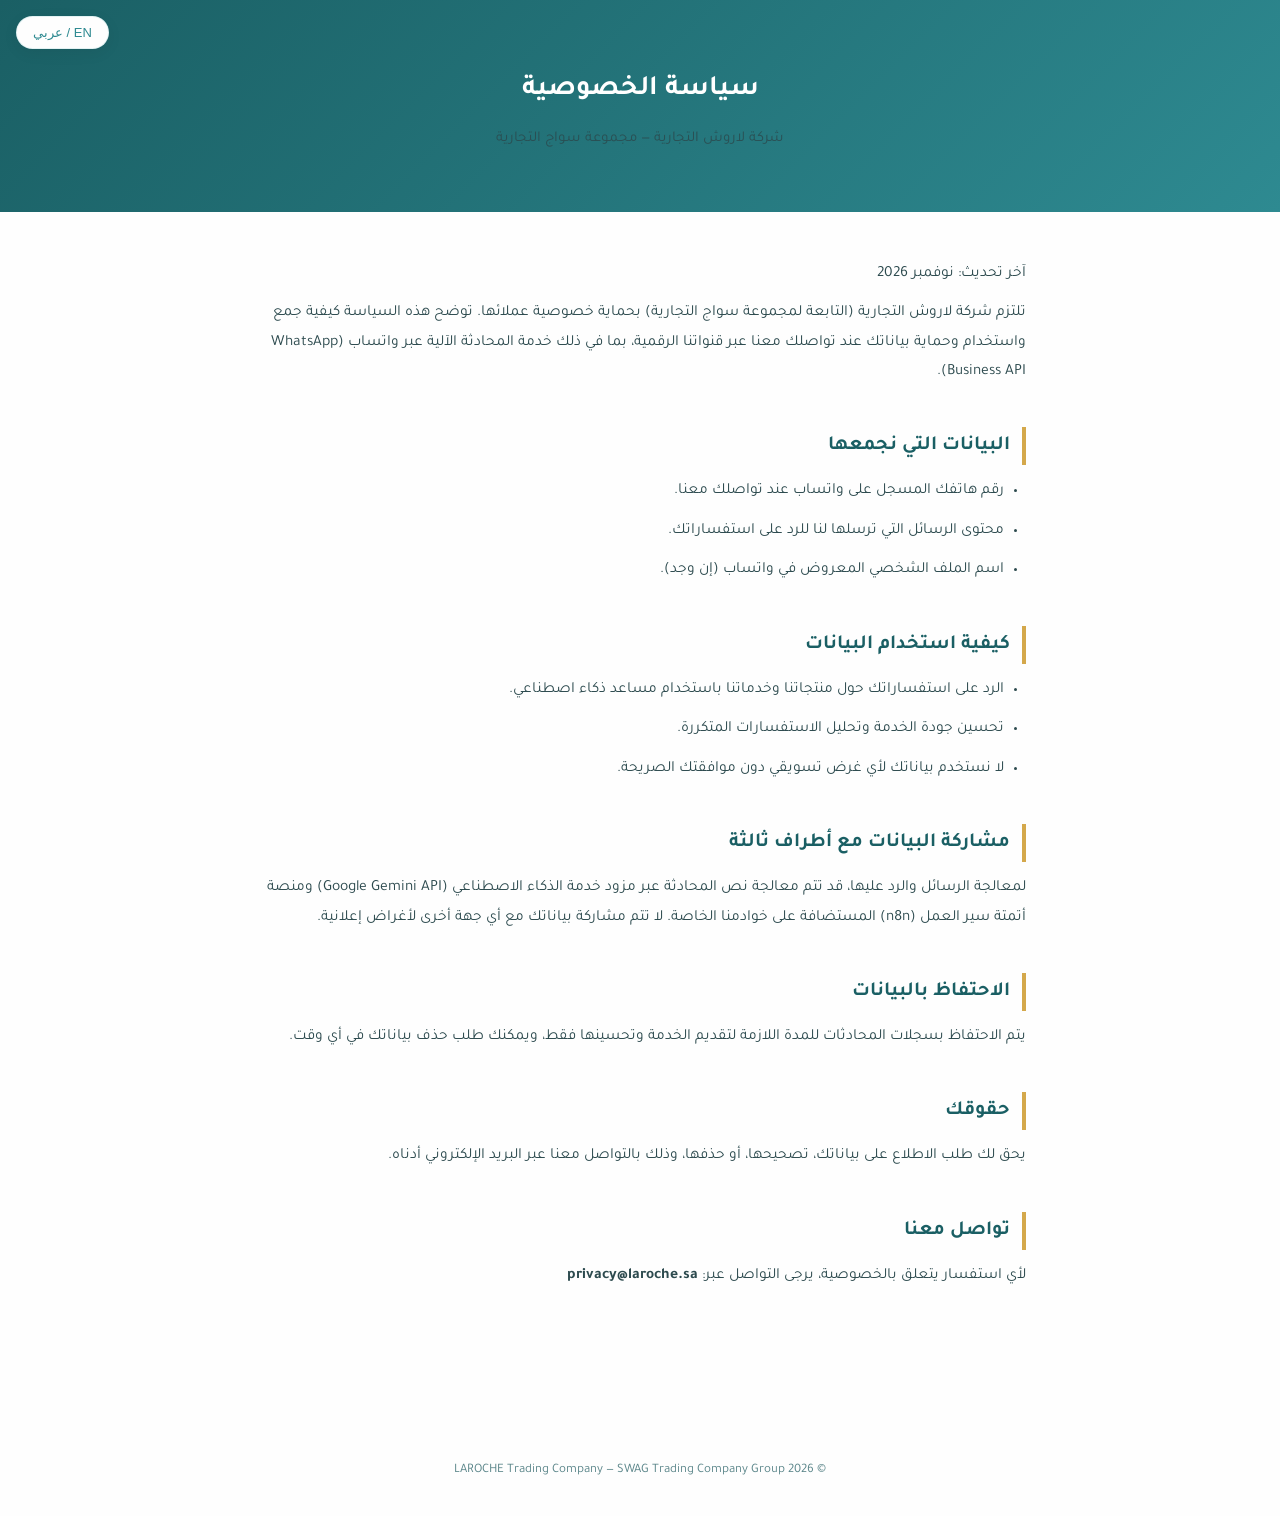
<file: privacy/index.html>
<!DOCTYPE html>
<html lang="ar" dir="rtl">
<head>
<meta charset="UTF-8">
<meta name="viewport" content="width=device-width, initial-scale=1.0">
<title>سياسة الخصوصية | LAROCHE Privacy Policy</title>
<meta name="description" content="سياسة الخصوصية الخاصة بشركة لاروش التجارية ومجموعة سواج التجارية.">
<meta name="robots" content="index, follow">
<link rel="preconnect" href="https://fonts.googleapis.com">
<link rel="preconnect" href="https://fonts.gstatic.com" crossorigin>
<link href="https://fonts.googleapis.com/css2?family=Tajawal:wght@300;400;500;700&family=Outfit:wght@300;400;500;600&display=swap" rel="stylesheet">
<style>
:root {
  --teal: #4AACB4;
  --teal-dark: #2E8A91;
  --teal-deep: #1A5F64;
  --teal-pale: #E8F6F7;
  --gold: #D4A84B;
  --ink: #0F2426;
  --ink-mid: #1E3E42;
  --charcoal: #2C4A4E;
  --mid: #5A8589;
  --light-bg: #F4FAFB;
  --white: #FEFEFE;
  --border: rgba(74,172,180,0.15);
}
*, *::before, *::after { margin:0; padding:0; box-sizing:border-box; }
body {
  background: var(--white);
  color: var(--ink);
  font-family: 'Tajawal', 'Outfit', sans-serif;
  direction: rtl;
  line-height: 1.9;
}
header {
  background: linear-gradient(135deg, var(--teal-deep), var(--teal-dark));
  color: #fff;
  padding: 64px 24px 48px;
  text-align: center;
}
header h1 { font-size: 28px; font-weight: 700; margin-bottom: 8px; }
header p { opacity: .85; font-size: 15px; }
main {
  max-width: 820px;
  margin: 0 auto;
  padding: 48px 24px 96px;
}
section { margin-bottom: 40px; }
h2 {
  color: var(--teal-deep);
  font-size: 20px;
  font-weight: 700;
  margin-bottom: 12px;
  border-right: 4px solid var(--gold);
  padding-right: 12px;
}
p, li { color: var(--charcoal); font-size: 15.5px; margin-bottom: 10px; }
ul { padding-right: 22px; }
.lang-toggle {
  position: fixed; top: 16px; left: 16px; z-index: 10;
  background: var(--white); border: 1px solid var(--border);
  border-radius: 20px; padding: 8px 16px; font-size: 13px;
  cursor: pointer; color: var(--teal-dark); font-weight: 500;
  box-shadow: 0 4px 16px rgba(0,0,0,0.06);
}
body.lang-en { direction: ltr; font-family: 'Outfit','Tajawal',sans-serif; }
body.lang-en h2 { border-right: none; border-left: 4px solid var(--gold); padding-right: 0; padding-left: 12px; }
.ar-only { display: block; }
.en-only { display: none; }
body.lang-en .ar-only { display: none; }
body.lang-en .en-only { display: block; }
footer { text-align: center; padding: 32px; color: var(--mid); font-size: 13px; }
</style>
</head>
<body>
<button class="lang-toggle" onclick="document.body.classList.toggle('lang-en')">EN / عربي</button>

<header>
  <h1 class="ar-only">سياسة الخصوصية</h1>
  <h1 class="en-only">Privacy Policy</h1>
  <p class="ar-only">شركة لاروش التجارية — مجموعة سواج التجارية</p>
  <p class="en-only">LAROCHE Trading Company — SWAG Trading Company Group</p>
</header>

<main>
  <div class="ar-only">
    <section>
      <p>آخر تحديث: نوفمبر 2026</p>
      <p>تلتزم شركة لاروش التجارية (التابعة لمجموعة سواج التجارية) بحماية خصوصية عملائها. توضح هذه السياسة كيفية جمع واستخدام وحماية بياناتك عند تواصلك معنا عبر قنواتنا الرقمية، بما في ذلك خدمة المحادثة الآلية عبر واتساب (WhatsApp Business API).</p>
    </section>

    <section>
      <h2>البيانات التي نجمعها</h2>
      <ul>
        <li>رقم هاتفك المسجل على واتساب عند تواصلك معنا.</li>
        <li>محتوى الرسائل التي ترسلها لنا للرد على استفساراتك.</li>
        <li>اسم الملف الشخصي المعروض في واتساب (إن وجد).</li>
      </ul>
    </section>

    <section>
      <h2>كيفية استخدام البيانات</h2>
      <ul>
        <li>الرد على استفساراتك حول منتجاتنا وخدماتنا باستخدام مساعد ذكاء اصطناعي.</li>
        <li>تحسين جودة الخدمة وتحليل الاستفسارات المتكررة.</li>
        <li>لا نستخدم بياناتك لأي غرض تسويقي دون موافقتك الصريحة.</li>
      </ul>
    </section>

    <section>
      <h2>مشاركة البيانات مع أطراف ثالثة</h2>
      <p>لمعالجة الرسائل والرد عليها، قد تتم معالجة نص المحادثة عبر مزود خدمة الذكاء الاصطناعي (Google Gemini API) ومنصة أتمتة سير العمل (n8n) المستضافة على خوادمنا الخاصة. لا تتم مشاركة بياناتك مع أي جهة أخرى لأغراض إعلانية.</p>
    </section>

    <section>
      <h2>الاحتفاظ بالبيانات</h2>
      <p>يتم الاحتفاظ بسجلات المحادثات للمدة اللازمة لتقديم الخدمة وتحسينها فقط، ويمكنك طلب حذف بياناتك في أي وقت.</p>
    </section>

    <section>
      <h2>حقوقك</h2>
      <p>يحق لك طلب الاطلاع على بياناتك، تصحيحها، أو حذفها، وذلك بالتواصل معنا عبر البريد الإلكتروني أدناه.</p>
    </section>

    <section>
      <h2>تواصل معنا</h2>
      <p>لأي استفسار يتعلق بالخصوصية، يرجى التواصل عبر: <strong>privacy@laroche.sa</strong></p>
    </section>
  </div>

  <div class="en-only">
    <section>
      <p>Last updated: November 2026</p>
      <p>LAROCHE Trading Company (part of SWAG Trading Company Group) is committed to protecting your privacy. This policy explains how we collect, use, and protect your data when you interact with us through our digital channels, including our WhatsApp Business API chat assistant.</p>
    </section>

    <section>
      <h2>Information We Collect</h2>
      <ul>
        <li>Your WhatsApp-registered phone number when you message us.</li>
        <li>The content of the messages you send us to respond to your inquiries.</li>
        <li>Your WhatsApp profile name, if available.</li>
      </ul>
    </section>

    <section>
      <h2>How We Use Your Information</h2>
      <ul>
        <li>To answer your questions about our products and services using an AI assistant.</li>
        <li>To improve service quality and analyze common inquiries.</li>
        <li>We never use your data for marketing purposes without your explicit consent.</li>
      </ul>
    </section>

    <section>
      <h2>Sharing With Third Parties</h2>
      <p>To process and respond to messages, conversation text may be processed through our AI service provider (Google Gemini API) and our self-hosted workflow automation platform (n8n). Your data is never shared with any other party for advertising purposes.</p>
    </section>

    <section>
      <h2>Data Retention</h2>
      <p>Conversation records are retained only as long as necessary to provide and improve the service. You may request deletion of your data at any time.</p>
    </section>

    <section>
      <h2>Your Rights</h2>
      <p>You have the right to request access to, correction of, or deletion of your data by contacting us at the email below.</p>
    </section>

    <section>
      <h2>Contact Us</h2>
      <p>For any privacy-related questions, please contact: <strong>privacy@laroche.sa</strong></p>
    </section>
  </div>
</main>

<footer>&copy; 2026 LAROCHE Trading Company — SWAG Trading Company Group</footer>
</body>
</html>
</file>
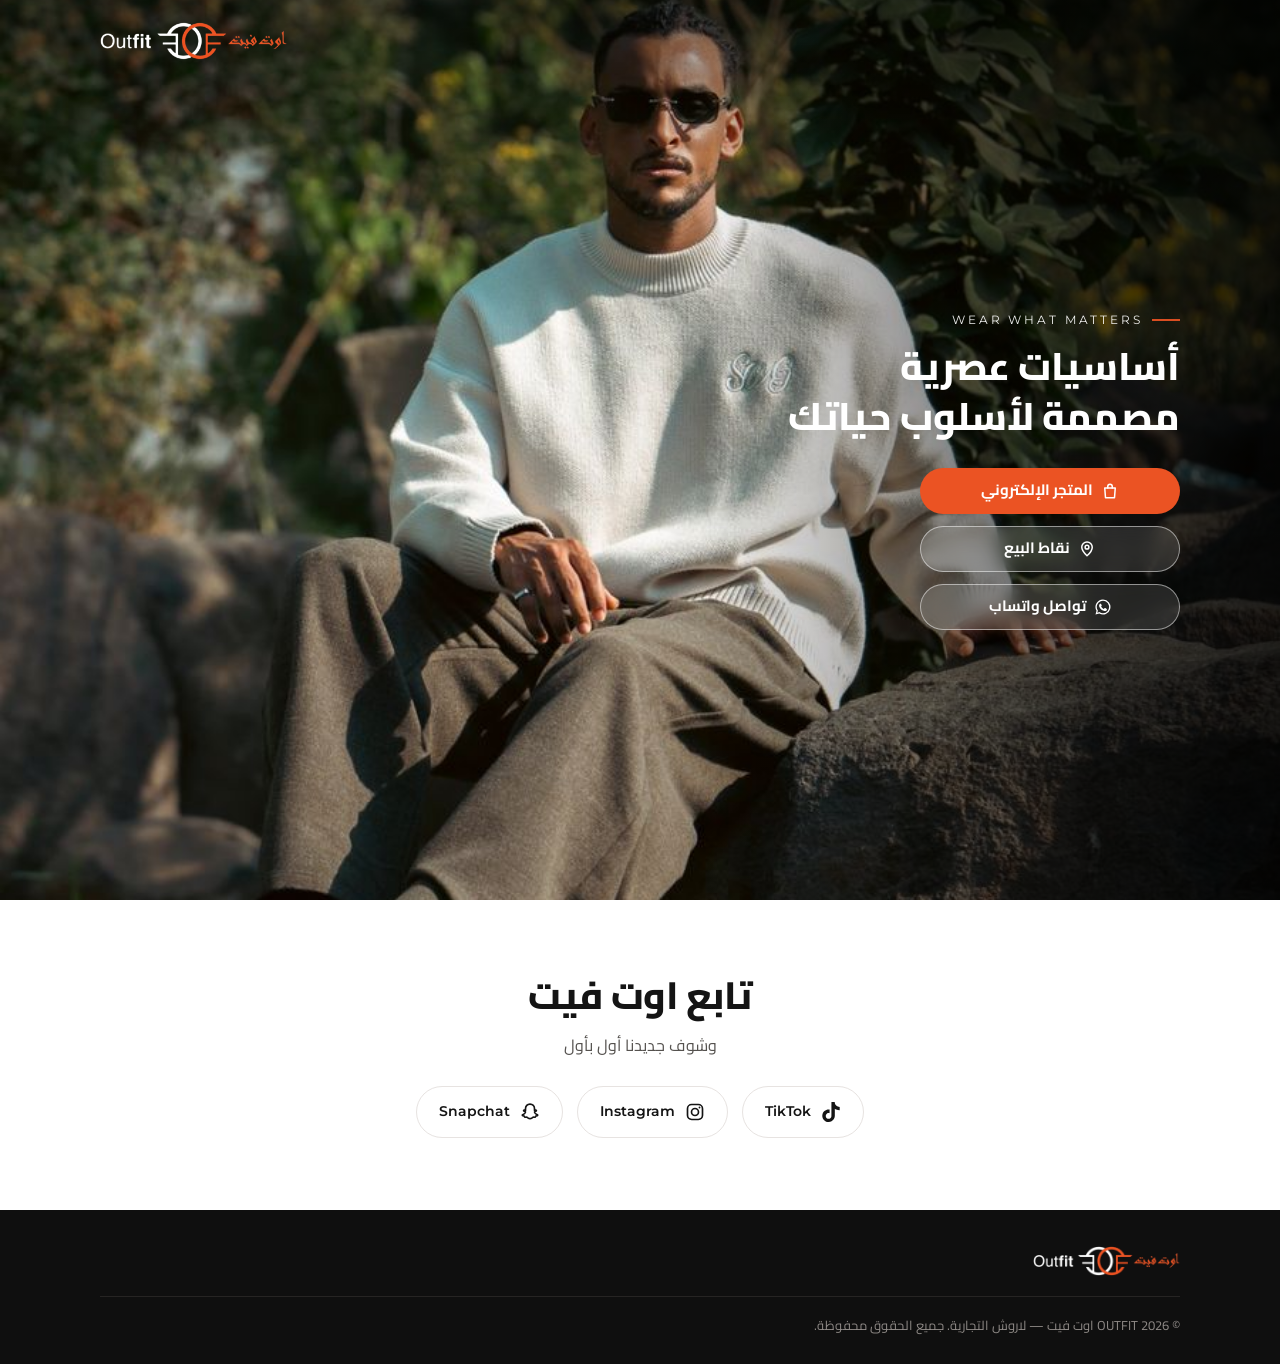
<file: social/index.html>
<!doctype html>
<html lang="ar" dir="rtl">
<head>
<meta charset="utf-8">
<meta name="viewport" content="width=device-width, initial-scale=1, viewport-fit=cover">
<title>OUTFIT اوت فيت</title>
<meta name="description" content="اوت فيت OUTFIT — أساسيات عصرية مصممة لأسلوب حياتك. فروعنا في الرياض وجدة والدمام والمدينة وسكاكا، ومتجرنا الإلكتروني يوصل لكل مناطق المملكة.">
<meta property="og:title" content="OUTFIT اوت فيت">
<meta property="og:description" content="أساسيات عصرية مصممة لأسلوب حياتك.">
<meta property="og:image" content="/assets/hero-desktop.jpg">
<meta name="theme-color" content="#121212">
<link rel="icon" href="/social/assets/logo.png">
<link rel="preconnect" href="https://fonts.googleapis.com"><link rel="preconnect" href="https://fonts.gstatic.com" crossorigin>
<link href="https://fonts.googleapis.com/css2?family=Cairo:wght@400;600;700;800&family=Montserrat:wght@500;600&display=swap" rel="stylesheet">
  <script type="module" crossorigin src="/social/assets/index-C2Kf2A1W.js"></script>
  <link rel="stylesheet" crossorigin href="/social/assets/index-CMVgcld5.css">
</head>
<body>
<div id="root"></div>
</body>
</html>
</file>
<file: social/assets/index-CMVgcld5.css>
:root{--ink:#141414;--ink-2:#55524f;--paper:#ffffff;--mist:#f4f2f1;--line:#e7e3e1;--brand:#eb5323;--brand-press:#d6461a;--night:#0f0f0f;--f-ar:"Cairo",system-ui,"Segoe UI",Tahoma,sans-serif;--f-lat:"Montserrat","Cairo",system-ui,sans-serif;color-scheme:light}*{box-sizing:border-box}@layer base{*{margin:0}}html{scroll-behavior:smooth}@media (prefers-reduced-motion:reduce){html{scroll-behavior:auto}*{transition:none!important;animation:none!important}}body{font-family:var(--f-ar);background:var(--paper);color:var(--ink);line-height:1.65;-webkit-font-smoothing:antialiased;-moz-osx-font-smoothing:grayscale;text-rendering:optimizeLegibility;-webkit-text-size-adjust:100%}a{color:inherit;text-decoration:none}img{max-width:100%;display:block}:focus-visible{outline:3px solid var(--brand);outline-offset:3px;border-radius:6px}.wrap{max-width:1120px;margin-inline:auto;padding-left:max(20px,env(safe-area-inset-left,0px));padding-right:max(20px,env(safe-area-inset-right,0px))}.btn{display:inline-flex;align-items:center;justify-content:center;gap:8px;min-height:46px;padding:0 24px;border-radius:var(--btn-r,999px);font-weight:700;font-size:15px;transition:background .2s,transform .15s}.btn:active{transform:scale(.98)}.btn svg{width:18px;height:18px;flex:none}.btn-brand{background:var(--brand);color:#fff}.btn-brand:hover{background:var(--brand-press)}h2.sec{font-size:clamp(26px,4vw,38px);font-weight:800;line-height:1.25;text-wrap:balance}.eyebrow{font-family:var(--f-lat);font-size:12px;font-weight:600;letter-spacing:.22em;text-transform:uppercase;color:var(--brand)}.social{display:flex;gap:14px;flex-wrap:wrap;justify-content:center}.soc{display:flex;align-items:center;gap:10px;min-height:52px;padding:0 22px;border:1px solid var(--line);border-radius:var(--btn-r,999px);font-family:var(--f-lat);font-weight:600;font-size:14px;transition:border-color .2s,color .2s}.soc svg{width:20px;height:20px}.soc:hover{border-color:var(--ink)}.soc[aria-disabled=true]{opacity:.45;pointer-events:none}footer{background:var(--foot-bg,var(--night));color:#cfcac7;padding-block:36px calc(28px + env(safe-area-inset-bottom,0px))}.foot{display:flex;flex-wrap:wrap;gap:20px;align-items:center;justify-content:space-between}.foot img{height:30px;width:auto}.foot-soc{display:flex;gap:8px}.foot-soc a{width:42px;height:42px;display:grid;place-items:center;border:1px solid #2c2a29;border-radius:50%;color:#fff}.foot-soc a span{display:none}.foot-soc a svg{width:18px;height:18px}.foot-soc a[aria-disabled=true]{opacity:.4;pointer-events:none}.copy{font-size:13px;width:100%;border-top:1px solid #262423;padding-top:18px;color:#8f8a87}.ann{display:flex;align-items:center;justify-content:center;height:40px;padding:0 16px;font-size:13.5px;font-weight:600;text-align:center;position:relative;z-index:30}.ann span{white-space:nowrap;overflow:hidden;text-overflow:ellipsis;max-width:100%}a.ann:hover{filter:brightness(1.08)}.wa-float{position:fixed;bottom:calc(20px + env(safe-area-inset-bottom,0px));z-index:40;width:56px;height:56px;border-radius:50%;display:grid;place-items:center;background:#25d366;color:#fff;box-shadow:0 8px 24px #00000047;transition:transform .2s}.wa-float.l{left:20px}.wa-float.r{right:20px}.wa-float:hover{transform:scale(1.06)}.wa-float svg{width:28px;height:28px}svg{shape-rendering:geometricPrecision}svg[stroke]:not([stroke=none]){stroke-linecap:round;stroke-linejoin:round}h1,h2,h3{text-wrap:balance}p{text-wrap:pretty}img{image-rendering:auto;-webkit-user-drag:none}.btn{letter-spacing:0;-webkit-tap-highlight-color:transparent}.btn svg,.soc svg{stroke-width:2}.bar{position:sticky;top:env(safe-area-inset-top,0px);z-index:20;background:#fffffff0;backdrop-filter:blur(10px);-webkit-backdrop-filter:blur(10px);border-bottom:1px solid var(--line)}.safe-top{position:fixed;inset:0 0 auto;height:env(safe-area-inset-top,0px);z-index:30;background:#fff}.bar .wrap{display:flex;align-items:center;justify-content:space-between;min-height:68px}.bar img{height:32px;width:auto}.back{display:inline-flex;align-items:center;gap:6px;font-weight:700;font-size:14px;color:var(--ink-2)}.back svg{width:18px;height:18px}.intro{background:var(--mist);padding-block:48px 40px}.intro-grid{display:grid;grid-template-columns:1fr 1.3fr;gap:32px;align-items:center}.intro .eyebrow{display:block;margin-bottom:10px}.intro h1{font-size:clamp(30px,4.6vw,52px);font-weight:800;line-height:1.2;text-wrap:balance}.intro p{color:var(--ink-2);max-width:40ch;margin-bottom:22px}.chips{display:flex;flex-wrap:wrap;gap:8px}.chip{display:inline-flex;align-items:center;gap:8px;min-height:42px;padding:0 8px 0 16px;background:#fff;border:1px solid var(--line);border-radius:999px;font-weight:700;font-size:14px;transition:border-color .2s}.chip b{font-family:var(--f-lat);font-size:12px;min-width:24px;height:24px;display:grid;place-items:center;border-radius:50%;background:var(--mist);color:var(--ink)}.chip:hover{border-color:var(--brand)}.map{width:100%;height:auto;display:block}.land{fill:#fff;stroke:#d9d3cf;stroke-width:1.5}.pin{cursor:pointer}.pin .halo{fill:var(--brand);opacity:.16;transition:opacity .2s,r .2s;transform-box:fill-box;transform-origin:center;animation:pulse 2.4s ease-out infinite}@keyframes pulse{0%{transform:scale(.7);opacity:.35}70%{transform:scale(1.5);opacity:0}to{transform:scale(1.5);opacity:0}}.pin:hover .halo{animation:none}.pin .dot{fill:var(--brand)}.pin .cnt{fill:#fff;font:700 10px var(--f-lat)}.pin .lbl{fill:var(--ink);font:800 19px var(--f-ar);paint-order:stroke;stroke:var(--mist);stroke-width:5px;stroke-linejoin:round}.pin:hover .halo,.pin:focus-visible .halo{opacity:.35;r:20}.pin:focus-visible{outline:none}.map-note{font-size:13px;color:var(--ink-2);text-align:center;margin-top:4px}.list{padding-block:16px 64px}.city{padding-top:40px;scroll-margin-top:84px}.city-h{display:flex;align-items:baseline;gap:12px;padding-bottom:14px;margin-bottom:18px;border-bottom:2px solid var(--ink)}.city-h h2{font-size:clamp(22px,3vw,28px);font-weight:800}.city-h span{font-size:14px;color:var(--ink-2);font-weight:600}.cards{list-style:none;padding:0;display:grid;grid-template-columns:repeat(auto-fill,minmax(250px,1fr));gap:14px}.card{display:flex;flex-direction:column;justify-content:space-between;gap:18px;padding:20px;border:1px solid var(--line);border-radius:var(--card-r,14px);background:#fff;transition:border-color .2s}.card:hover{border-color:#cfc8c4}.city-k{font-size:12px;font-weight:700;color:var(--brand)}.card h3{font-size:19px;font-weight:800;line-height:1.35}.btn-map{background:var(--ink);color:#fff;min-height:44px;font-size:14px;align-self:flex-start}.btn-map:hover{background:#2b2b2b}.city:target .city-h{border-color:var(--brand)}.city-card{scroll-margin-top:96px}.city-card:target{border-color:var(--brand);box-shadow:0 0 0 3px #eb532326}.cards{grid-template-columns:repeat(auto-fit,minmax(240px,1fr))}.online{background:var(--night);color:#fff;border-radius:18px;padding:32px;display:flex;flex-wrap:wrap;gap:20px;align-items:center;justify-content:space-between;margin-top:56px}.online h2{font-size:clamp(20px,2.6vw,26px);font-weight:800;margin-bottom:4px}.online p{color:#bdb7b3;font-size:15px}.online .acts{display:flex;gap:10px;flex-wrap:wrap}.btn-line{border:1px solid #4a4644;color:#fff}.btn-line:hover{border-color:#fff}.follow-row{display:flex;flex-wrap:wrap;gap:16px;align-items:center;justify-content:space-between;margin-top:40px;padding-top:28px;border-top:1px solid var(--line)}.follow-row h2{font-size:20px;font-weight:800}@media (max-width:820px){.intro-grid{grid-template-columns:1fr}.intro{padding-block:32px 24px}.map-box{order:-1;max-width:460px;margin-inline:auto;width:100%}}@media (max-width:560px){.pin .lbl{font-size:30px;stroke-width:7px}.pin .dot{r:13px}.pin .halo{r:24px}.pin .cnt{font-size:15px;transform:translateY(1.6px)}.map-box{margin-inline:-8px}}@media (max-width:520px){.online{padding:24px}.online .acts,.online .btn{width:100%}.follow-row{justify-content:center;text-align:center}}.hero{position:relative;color:#fff;background:var(--night);overflow:hidden;min-height:clamp(560px,100svh,920px);display:flex;align-items:center}.hero picture,.hero picture img{position:absolute;top:0;right:0;bottom:0;left:0;width:100%;height:100%;object-fit:cover;object-position:50% var(--hero-pos,35%)}.hero:after{content:"";position:absolute;top:0;right:0;bottom:0;left:0;background:linear-gradient(to left,rgba(0,0,0,calc(.82 * var(--hd,1))),rgba(0,0,0,calc(.5 * var(--hd,1))) 24%,#0000 46%),linear-gradient(to bottom,rgba(0,0,0,calc(.45 * var(--hd,1))),transparent 22%)}.top{position:absolute;top:var(--ann-h,0px);inset-inline:0;z-index:2;padding-top:calc(22px + env(safe-area-inset-top,0px))}.top .wrap{display:flex;direction:ltr}.top img{height:38px;width:auto;filter:drop-shadow(0 2px 8px rgba(0,0,0,.35))}.hero .wrap{position:relative;z-index:2;width:100%}.copyblock{max-width:400px;padding-block:120px 80px}.tag{font-family:var(--f-lat);font-size:12px;letter-spacing:.24em;text-transform:uppercase;display:flex;align-items:center;gap:12px;margin-bottom:12px;opacity:.92}.tag:before{content:"";width:28px;height:2px;background:var(--brand)}.tag bdi{margin-right:-.24em}.tag:after{content:"";width:28px;height:2px;background:var(--brand);display:none}.hero h1{font-size:calc(clamp(28px,3vw,40px) * var(--h1s,1));line-height:1.3;font-weight:800;text-wrap:balance;margin-bottom:26px}.ctas{display:flex;flex-direction:column;gap:12px;max-width:260px}.btn-glass{background:#ffffff1f;border:1px solid rgba(255,255,255,.5);color:#fff;backdrop-filter:blur(10px);-webkit-backdrop-filter:blur(10px)}.btn-glass:hover{background:#ffffff38}@media (max-width:760px){.hero{display:block;min-height:0}.hero picture{position:relative;display:block;height:68svh;min-height:420px;max-height:640px}.hero picture img{object-position:50% var(--hero-pos,30%)}.hero:after{background:linear-gradient(to top,var(--night) 0,rgba(15,15,15,0) 30%) 0 0/100% 68svh no-repeat,linear-gradient(to bottom,rgba(0,0,0,.45),transparent 18%)}.top .wrap{justify-content:flex-end}.top img{height:30px}.copyblock{max-width:none;text-align:center;padding-block:0 40px;margin-top:-56px}.tag{justify-content:center}.tag:after{display:block}.hero h1{font-size:calc(28px * var(--h1s,1));margin-bottom:22px}.ctas{max-width:none}.ctas .btn{min-height:52px;font-size:16px}}.follow{padding-block:72px;text-align:center;background:var(--paper)}.follow .eyebrow{display:block;margin-bottom:10px}.follow h2{margin-bottom:12px}.follow p{color:var(--ink-2);margin-bottom:28px}html.intro .copyblock>*{animation:intro-up .8s cubic-bezier(.22,1,.36,1) both}html.intro .copyblock>.tag{animation-delay:.1s}html.intro .copyblock>h1{animation-delay:.22s}html.intro .copyblock>.ctas{animation-delay:.36s}@keyframes intro-up{0%{opacity:0;transform:translateY(18px)}to{opacity:1;transform:none}}.pr-intro{padding-block:44px 32px}.pr-cats{margin-top:22px}.pr-cats .chip{padding:0 18px;cursor:pointer;font-family:inherit}.pr-cats .chip.on{background:var(--ink);color:#fff;border-color:var(--ink)}.pr-grid{list-style:none;padding:0;margin-top:28px;display:grid;grid-template-columns:repeat(auto-fill,minmax(230px,1fr));gap:18px}.pr-card{display:flex;flex-direction:column;border:1px solid var(--line);border-radius:var(--card-r,14px);background:#fff;overflow:hidden;transition:border-color .2s,transform .2s}.pr-card:hover{border-color:#cfc8c4;transform:translateY(-2px)}.pr-img{position:relative;aspect-ratio:3/4;background:var(--mist);display:grid;place-items:center;overflow:hidden}.pr-img img{width:100%;height:100%;object-fit:cover;display:block}.pr-img span{font:800 56px var(--f-ar);color:#cfc8c4}.pr-off{position:absolute;top:12px;inset-inline-start:12px;background:var(--brand);color:#fff;font:700 12px var(--f-lat);font-style:normal;padding:5px 9px;border-radius:999px}.pr-body{display:flex;flex-direction:column;gap:8px;padding:16px 16px 18px;flex:1}.pr-body h3{font-size:18px;font-weight:800;line-height:1.35}.pr-en{font:600 12.5px var(--f-lat);color:var(--ink-2);margin-top:-4px}.pr-price{display:flex;align-items:baseline;gap:6px;flex-wrap:wrap}.pr-price b{font:800 21px var(--f-lat)}.pr-price small{font-size:13px;color:var(--ink-2);font-weight:700}.pr-price s{font:600 14px var(--f-lat);color:#9a9490;margin-inline-start:4px}.pr-sizes{list-style:none;padding:0;display:flex;flex-wrap:wrap;gap:6px}.pr-sizes li{min-width:32px;height:28px;padding:0 8px;display:grid;place-items:center;border:1px solid var(--line);border-radius:7px;font:700 12px var(--f-lat)}.pr-note{font-size:13.5px;color:var(--ink-2);line-height:1.6}.pr-body .btn-map{margin-top:auto;align-self:stretch;justify-content:center}.pr-empty{text-align:center;color:var(--ink-2);padding:56px 0}@media (max-width:560px){.pr-grid{grid-template-columns:repeat(2,minmax(0,1fr));gap:12px}.pr-body{padding:12px 12px 14px}.pr-body h3{font-size:16px}.pr-price b{font-size:18px}}.offers{padding-block:72px;background:var(--mist)}.offers-h{display:flex;flex-wrap:wrap;gap:16px;align-items:flex-end;justify-content:space-between}.offers-h .eyebrow{display:block;margin-bottom:10px}.offers-h h2{margin-bottom:8px}.offers-h p{color:var(--ink-2)}.btn-line-dark{border:1px solid var(--ink);color:var(--ink);background:transparent}.btn-line-dark:hover{background:var(--ink);color:#fff}.pr-link{display:flex;flex-direction:column;flex:1;color:inherit;text-decoration:none}@media (max-width:560px){.offers{padding-block:48px}.offers-h .btn{width:100%}}
</file>
